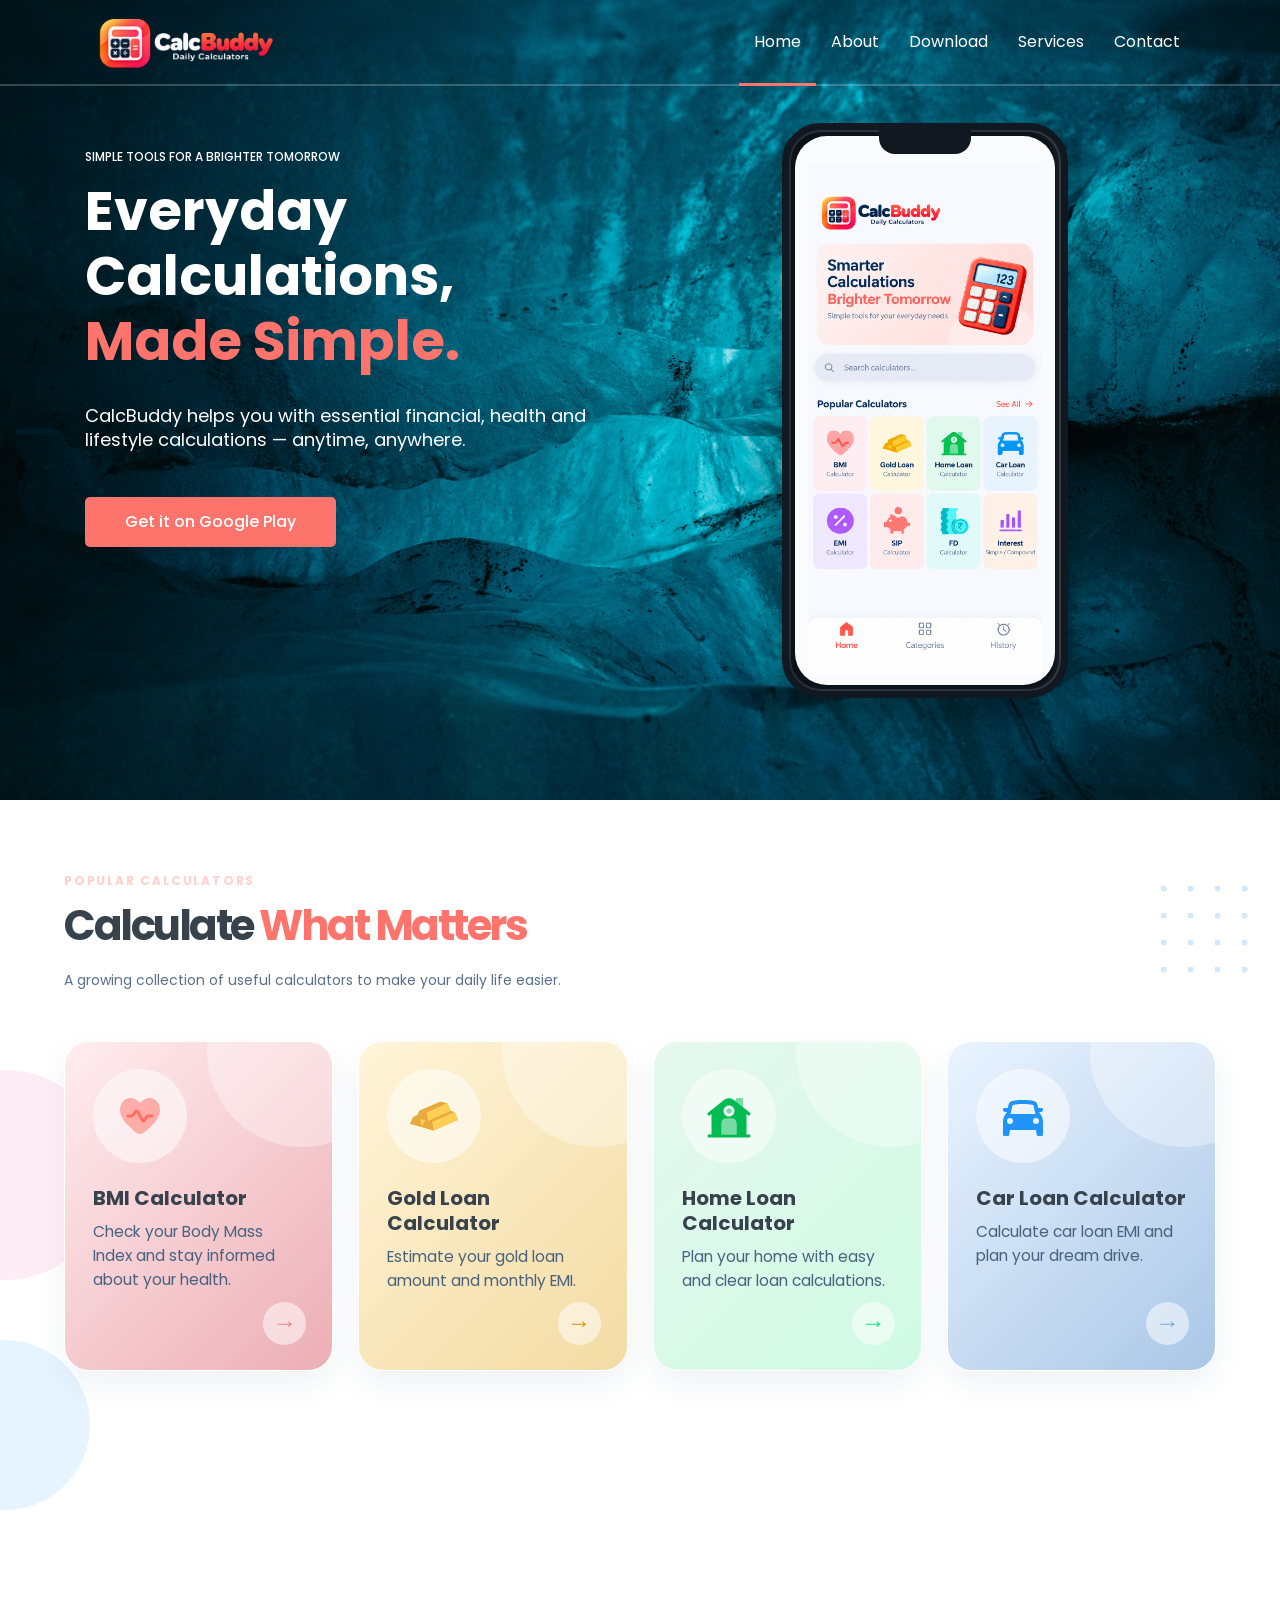
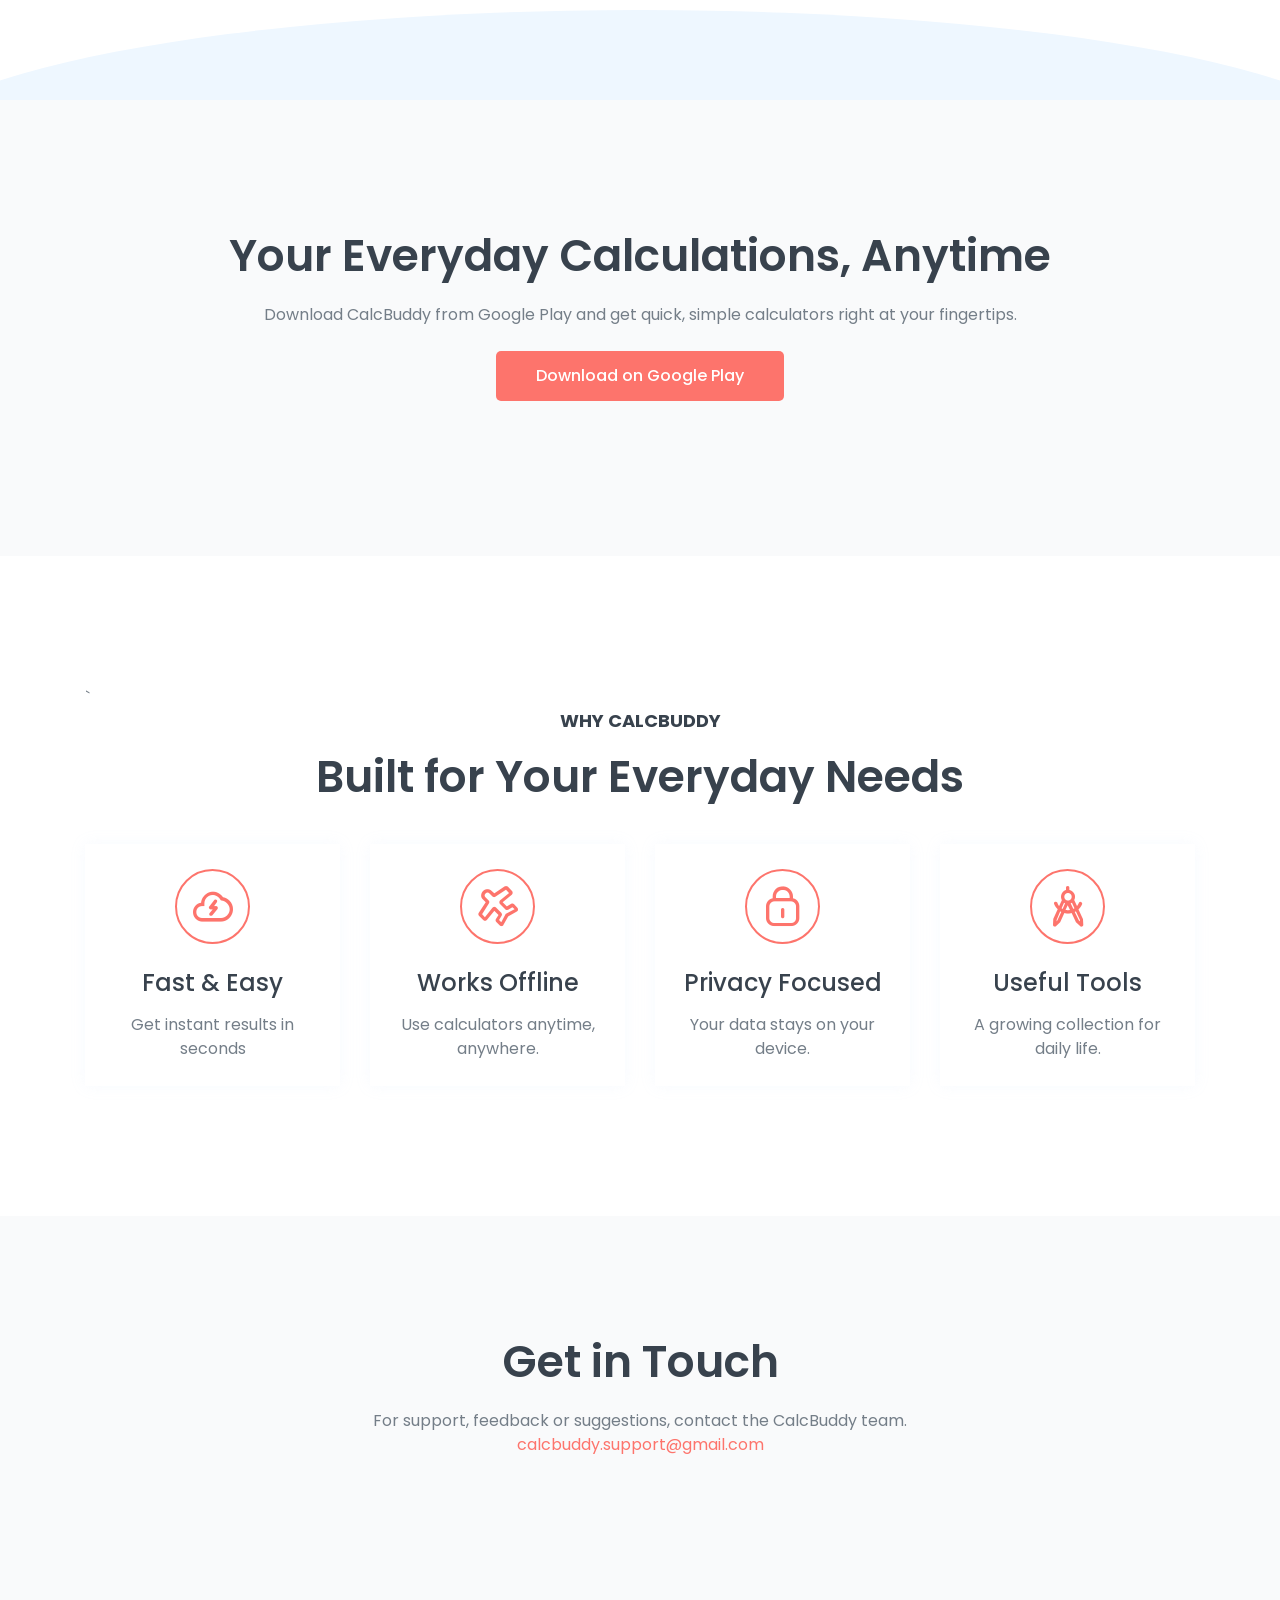
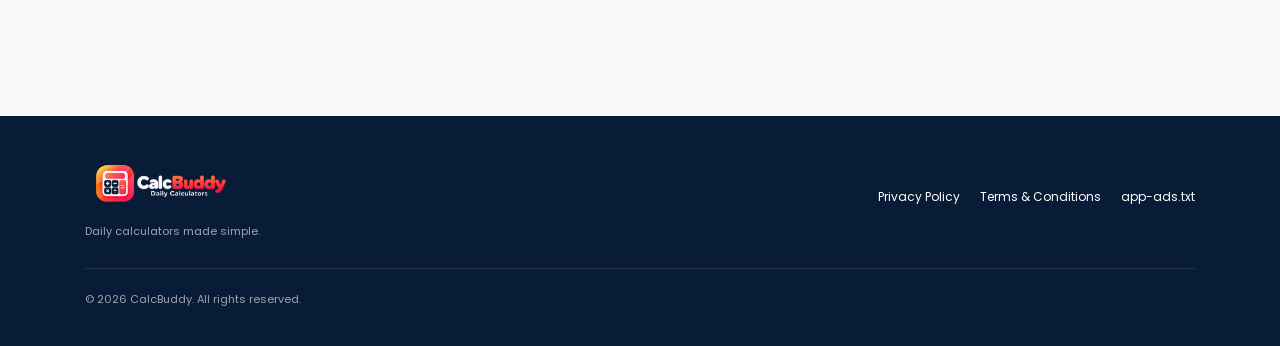
<file: index.html>
<!doctype html>
<html class="no-js" lang="en">

<head>
    <meta charset="utf-8">

    <!--====== Title ======-->
    <meta name="description" content="CalcBuddy - Simple everyday calculators for finance, health and lifestyle." />
  <title>CalcBuddy – Daily Calculators</title>

  
    <meta name="viewport" content="width=device-width, initial-scale=1">

    <!--====== Favicon Icon ======-->
    <link rel="shortcut icon" href="assets/images/favicon.ico?v=1.0" type="image/png">


    <!--====== Animate CSS ======-->
    <link rel="stylesheet" href="assets/css/animate.css">

    <!--====== Nice Select CSS ======-->
    <link rel="stylesheet" href="assets/css/nice-select.css">


    <!--====== Line Icons CSS ======-->
    <link rel="stylesheet" href="assets/css/LineIcons.2.0.css">

    <!--====== Bootstrap CSS ======-->
    <link rel="stylesheet" href="assets/css/bootstrap.4.5.2.min.css">

    <!--====== Default CSS ======-->
    <link rel="stylesheet" href="assets/css/default.css">

    <!--====== Style CSS ======-->
    <link rel="stylesheet" href="assets/css/style.css">

</head>

<body>
    <!--[if IE]>
    <p class="browserupgrade">You are using an <strong>outdated</strong> browser. Please <a href="https://browsehappy.com/">upgrade your browser</a> to improve your experience and security.</p>
  <![endif]-->

    <!--====== PRELOADER PART START ======-->

    <div class="preloader">
        <div class="loader">
            <div class="ytp-spinner">
                <div class="ytp-spinner-container">
                    <div class="ytp-spinner-rotator">
                        <div class="ytp-spinner-left">
                            <div class="ytp-spinner-circle"></div>
                        </div>
                        <div class="ytp-spinner-right">
                            <div class="ytp-spinner-circle"></div>
                        </div>
                    </div>
                </div>
            </div>
        </div>
    </div>

    <!--====== PRELOADER PART ENDS ======-->

    <!--====== HEADER PART START ======-->

    <section class="header_area">
        <div class="header_navbar">
            <div class="container">
                <div class="row">
                    <div class="col-lg-12">
                        <nav class="navbar navbar-expand-lg">
                            <a class="navbar-brand" href="index.html">
                                <img src="assets/images/calc_buddy_header.png" alt="Logo" class="logo">
                            </a>
                            <button class="navbar-toggler" type="button" data-toggle="collapse"
                                data-target="#navbarSupportedContent" aria-controls="navbarSupportedContent"
                                aria-expanded="false" aria-label="Toggle navigation">
                                <span class="toggler-icon"></span>
                                <span class="toggler-icon"></span>
                                <span class="toggler-icon"></span>
                            </button>

                            <div class="collapse navbar-collapse sub-menu-bar" id="navbarSupportedContent">
                                <ul id="nav" class="navbar-nav ml-auto">
                                    <li class="nav-item active">
                                        <a class="page-scroll" href="#home">Home</a>
                                    </li>
                                    <li class="nav-item">
                                        <a class="page-scroll" href="#about">About</a>
                                    </li>
                                    <li class="nav-item">
                                        <a class="page-scroll" href="#packges">Download </a>
                                    </li>
                                    <li class="nav-item">
                                        <a class="page-scroll" href="#services">Services</a>
                                    </li>

                                    <li class="nav-item">
                                        <a class="page-scroll" href="#contact">Contact</a>
                                    </li>
                                </ul>
                            </div> <!-- navbar collapse -->
                        </nav> <!-- navbar -->
                    </div>
                </div> <!-- row -->
            </div> <!-- container -->
        </div> <!-- header navbar -->

        <div id="home" class="header_slider">
            <div class="single_slider bg_cover d-flex" style="background-image: url(assets/images/hero-area.jpg)">
                <div class="container">
                    <div class="row">
                        <div class="col-lg-6 col-md-8">
                            <div class="slider_content">
                                <h6 class="slider_subtitle wow fadeInLeftBig" data-wow-duration="1.3s"
                                    data-wow-delay="0.2s">SIMPLE TOOLS FOR A BRIGHTER TOMORROW</h6>
                                <h2 class="slider_title wow fadeInLeftBig" data-wow-duration="1.3s"
                                    data-wow-delay="0.2s">Everyday Calculations,<span> Made Simple.</span></h2>
                                <p class="wow fadeInLeftBig" data-wow-duration="1.3s" data-wow-delay="0.5s">CalcBuddy
                                    helps you with essential financial, health and lifestyle calculations — anytime,
                                    anywhere.</p>
                                <a href="javascript:void(0)" class="main-btn wow fadeInLeftBig" data-wow-duration="1.3s"
                                    data-wow-delay="0.8s">Get it on Google Play</a>
                            </div> <!-- slider content -->
                        </div>
                        <div class="col-lg-6 col-md-8">
                            <div class="phone-area" id="screenshots">
                                <div class="phone-shadow"></div>
                                <div class="phone">
                                    <div class="phone-notch"></div>
                                    <div class="phone-screen">
                                        <img src="assets/images/home_sceen_shot.png" alt="Logo" class="screenshot">
                                    </div>
                                </div>
                            </div>
                        </div>
                    </div> <!-- row -->
                </div> <!-- container -->
            </div> <!-- single slider -->
        </div> <!-- header slider -->
    </section>

    <!--====== HEADER PART ENDS ======-->

    <!--====== ABOUT PART START ======-->

    <section id="about" class="about_area">
        <div class="about_wrapper"> <!-- about image -->
            <div class="page">
  <div class="blob pink"></div><div class="blob blue"></div><div class="dots"></div>
  <section>
    <div class="copy">
      <div class="eyebrow">POPULAR CALCULATORS</div>
      <h1>Calculate <span>What Matters</span></h1>
      <p>A growing collection of useful calculators to make your daily life easier.</p>
    </div>



    <div class="grid">
      <a class="card bmi" href="#">
        <div class="icon">
             <img src="assets/images/bmi_icon.svg" alt="Logo" class="app-icons"></div><h2>BMI Calculator</h2>
        <p>Check your Body Mass Index and stay informed about your health.</p><span class="arrow">→</span>
      </a>
      <a class="card gold" href="#">
        <div class="icon goldicon">
             <img src="assets/images/gold_loan_icon.svg" alt="Logo" class="app-icons">
        </div><h2>Gold Loan Calculator</h2>
        <p>Estimate your gold loan amount and monthly EMI.</p><span class="arrow">→</span>
      </a>
      <a class="card home" href="#">
        <div class="icon house">
            <img src="assets/images/home_loan_icon.svg" alt="Logo" class="app-icons">
        </div><h2>Home Loan Calculator</h2>
        <p>Plan your home with easy and clear loan calculations.</p><span class="arrow">→</span>
      </a>
      <a class="card car" href="#">
        <div class="icon caricon">
            <img src="assets/images/car_loan_icon.svg" alt="Logo" class="app-icons">
        </div><h2>Car Loan Calculator</h2>
        <p>Calculate car loan EMI and plan your dream drive.</p><span class="arrow">→</span>
      </a>
    </div>
  </section>
</main>

            <!-- container -->
        </div> <!-- about wrapper -->
    </section>

    <!--====== ABOUT PART ENDS ======-->

    <!--====== DESTINATION PART START ======-->

    <section id="packges" class="destination_area pt-130 pb-130">

        <div class="section_title text-center pb-25">
            <h3 class="title">Your Everyday Calculations, Anytime</h3>
            <p>Download CalcBuddy from Google Play and get quick, simple calculators right at your fingertips.</p></br>
            <a href="#" target="_blank" rel="nofollow" class="main-btn">Download on Google Play</a>

        </div> <!-- section title -->

    </section>

    <!--====== DESTINATION PART ENDS ======-->

    <!--====== SERVICES PART START ======-->

    <section id="services" class="services_area pt-130 pb-130">
        <div class="container">`
            <div class="row justify-content-center">
                <div class="col-lg-12">
                    <div class="section_title text-center pb-10">
                          <h5>WHY CALCBUDDY </p>
                        <h3 class="title">Built for Your Everyday Needs</h3>
                      
                    </div> <!-- section title -->
                </div>
            </div> <!-- row -->
            <div class="row">
                <div class="col-lg-3 col-sm-6">
                    <div class="single_service mt-30 text-center wow fadeInUpBig" data-wow-duration="1.3s"
                        data-wow-delay="0.2s">
                        <div class="services_icon">
                            <i class="lni lni-thunder-alt"></i>
                        </div>
                         <div class="services_content">
                            <h4 class="title">Fast & Easy</h4>
                            <p>Get instant results in seconds</p>
                        </div>
                    </div> <!-- single service -->
                </div>
                <div class="col-lg-3 col-sm-6">
                    <div class="single_service mt-30 text-center wow fadeInUpBig" data-wow-duration="1.3s"
                        data-wow-delay="0.4s">
                        <div class="services_icon">
                            <i class="lni lni-plane"></i>
                        </div>
                        <div class="services_content">
                            <h4 class="title">Works Offline</h4>
                            <p>Use calculators anytime, anywhere.</p>
                        </div>
                    </div> <!-- single service -->
                </div>
                <div class="col-lg-3 col-sm-6">
                    <div class="single_service mt-30 text-center wow fadeInUpBig" data-wow-duration="1.3s"
                        data-wow-delay="0.6s">
                        <div class="services_icon">
                            <i class="lni lni-lock-alt"></i>
                        </div>
                        <div class="services_content">
                            <h4 class="title">Privacy Focused</h4>
                            <p>Your data stays on your device.</p>
                        </div>
                    </div> <!-- single service -->
                </div>
                <div class="col-lg-3 col-sm-6">
                    <div class="single_service mt-30 text-center wow fadeInUpBig" data-wow-duration="1.3s"
                        data-wow-delay="0.8s">
                        <div class="services_icon">
                            <i class="lni lni-compass"></i>
                        </div>
                        <div class="services_content">
                            <h4 class="title">Useful Tools</h4>
                            <p>A growing collection for daily life.</p>
                        </div>
                    </div> <!-- single service -->
                </div>
            </div> <!-- row -->
        </div> <!-- container -->
    </section>

    <!--====== SERVICES PART ENDS ======-->







    <!--====== CONTACT PART START ======-->

    <section id="contact" class="contact_area pt-120 pb-130">
        <div class="container">
            <div class="row justify-content-center">
                <div class="col-lg-6">
                    <div class="section_title text-center pb-25">
                        <h3 class="title">Get in Touch</h3>
                        <p>For support, feedback or suggestions, contact the CalcBuddy team. </p>
                        <a class="contact-email" href="mailto:calcbuddy.support@gmail.com">calcbuddy.support@gmail.com</a>
                    </div> <!-- section title -->
                </div>
                 
            </div> <!-- row -->
           
        </div> <!-- container -->
    </section>

    <!--====== CONTACT PART ENDS ======-->

    <!--====== FOOTER PART START ======-->
  <footer  id="footer" class="footer_area">
    <div class="container footer-wrap">
      <div>
        <div class="footer-brand">
            <a href="#"><img src="assets/images/calc_buddy_header.png" alt="logo" class="footer-logo"></a>
        </div>
        <p>Daily calculators made simple.</p>
      </div>
      <div class="footer-links">
        <a href="privacy-policy.html">Privacy Policy</a>
        <a href="terms-and-conditions.html">Terms & Conditions</a>
        <a href="app-ads.txt">app-ads.txt</a>
      </div>
      <p class="copyright">© <span class="copyright-year"></span> CalcBuddy. All rights reserved.</p>
    </div>
  </footer>
  

    <!--====== FOOTER PART ENDS ======-->

    <!--====== BACK TOP TOP PART START ======-->

    <a href="#" class="back-to-top"><i class="lni lni-chevron-up"></i></a>

    <!--====== BACK TOP TOP PART ENDS ======-->






    <!--====== Jquery js ======-->
    <script src="assets/js/vendor/jquery-1.12.4.min.js"></script>
    <script src="assets/js/vendor/modernizr-3.7.1.min.js"></script>

    <!--====== Bootstrap js ======-->
    <script src="assets/js/popper.min.js"></script>
    <script src="assets/js/bootstrap.4.5.2.min.js"></script>


    <!--====== Scrolling Nav js ======-->
    <script src="assets/js/jquery.easing.min.js"></script>
    <script src="assets/js/scrolling-nav.js"></script>

    <!--====== Counter Up js ======-->
    <script src="assets/js/waypoints.min.js"></script>
    <script src="assets/js/jquery.counterup.min.js"></script>

    <!--====== Nice Select js ======-->
    <script src="assets/js/jquery.nice-select.min.js"></script>

    <!--====== WOW js ======-->
    <script src="assets/js/wow.min.js"></script>

    <!--====== Main js ======-->
    <script src="assets/js/main.js"></script>

</body>

</html>
</file>
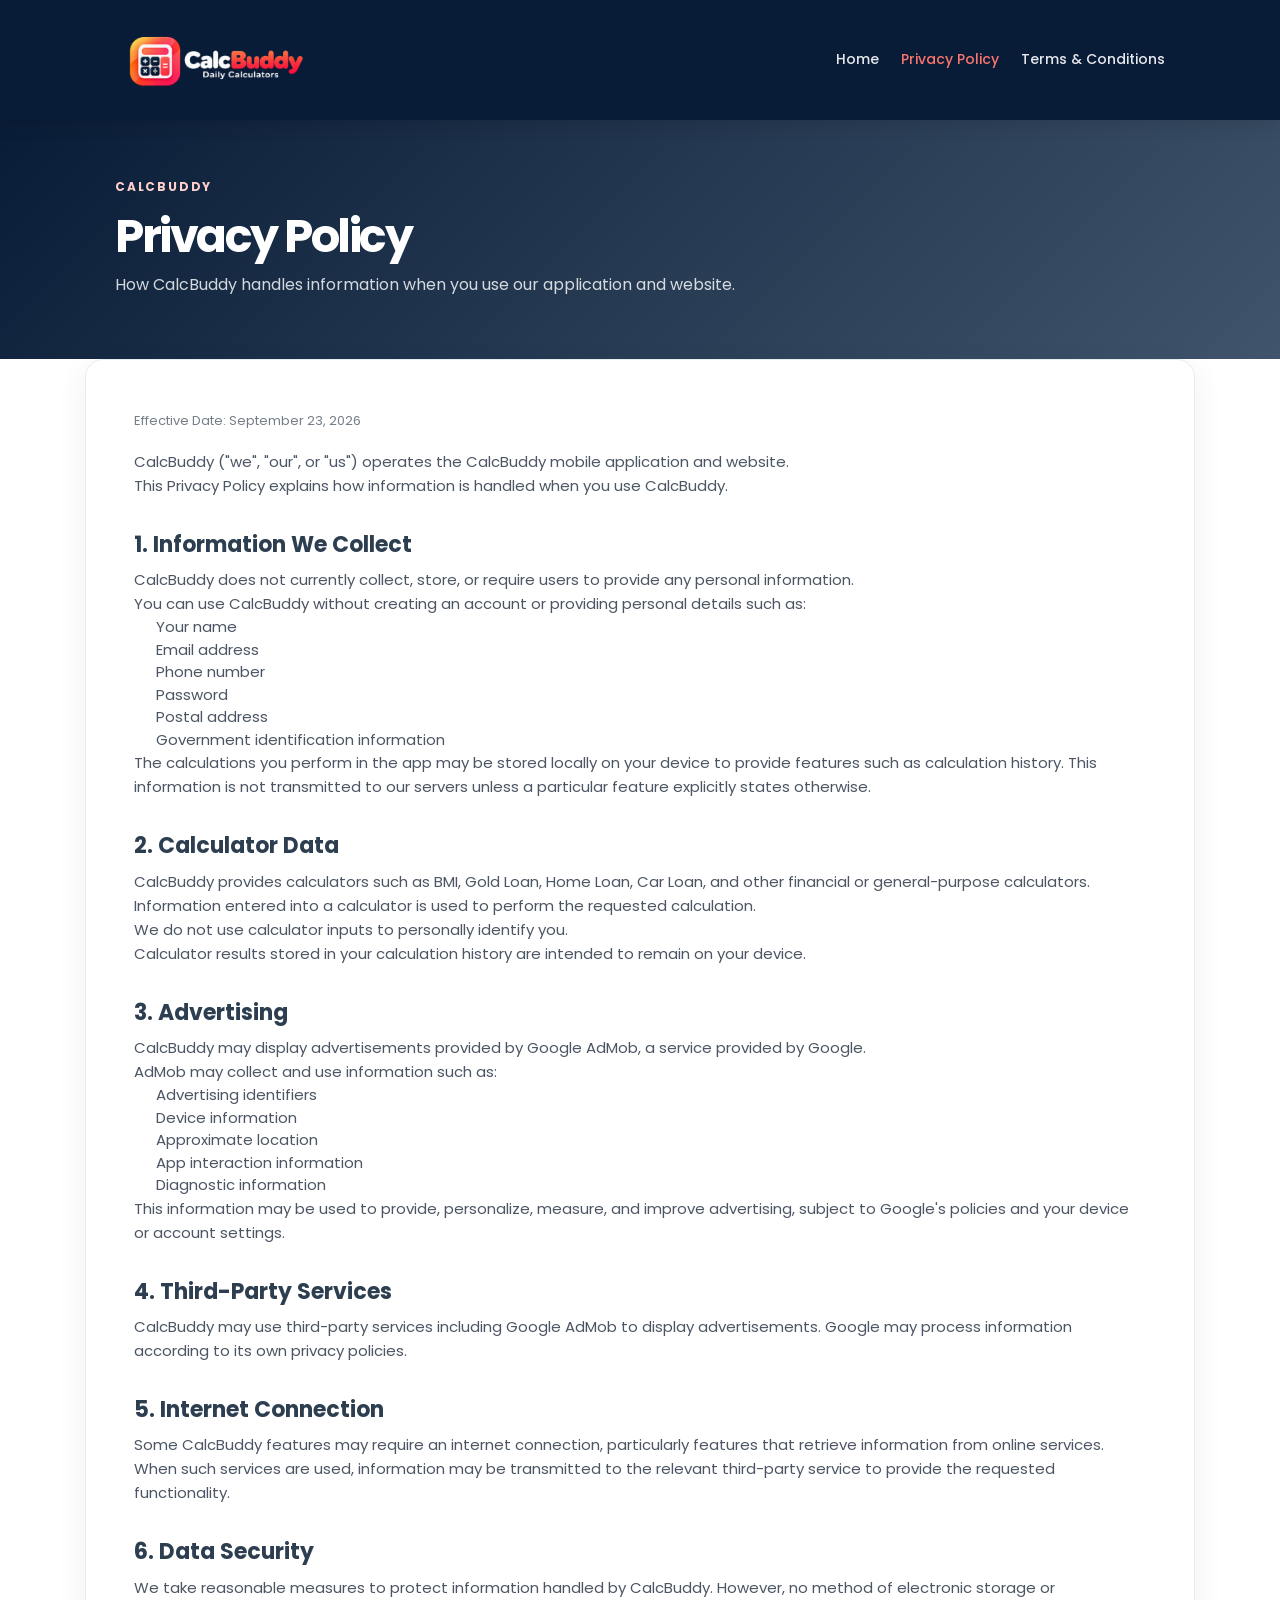
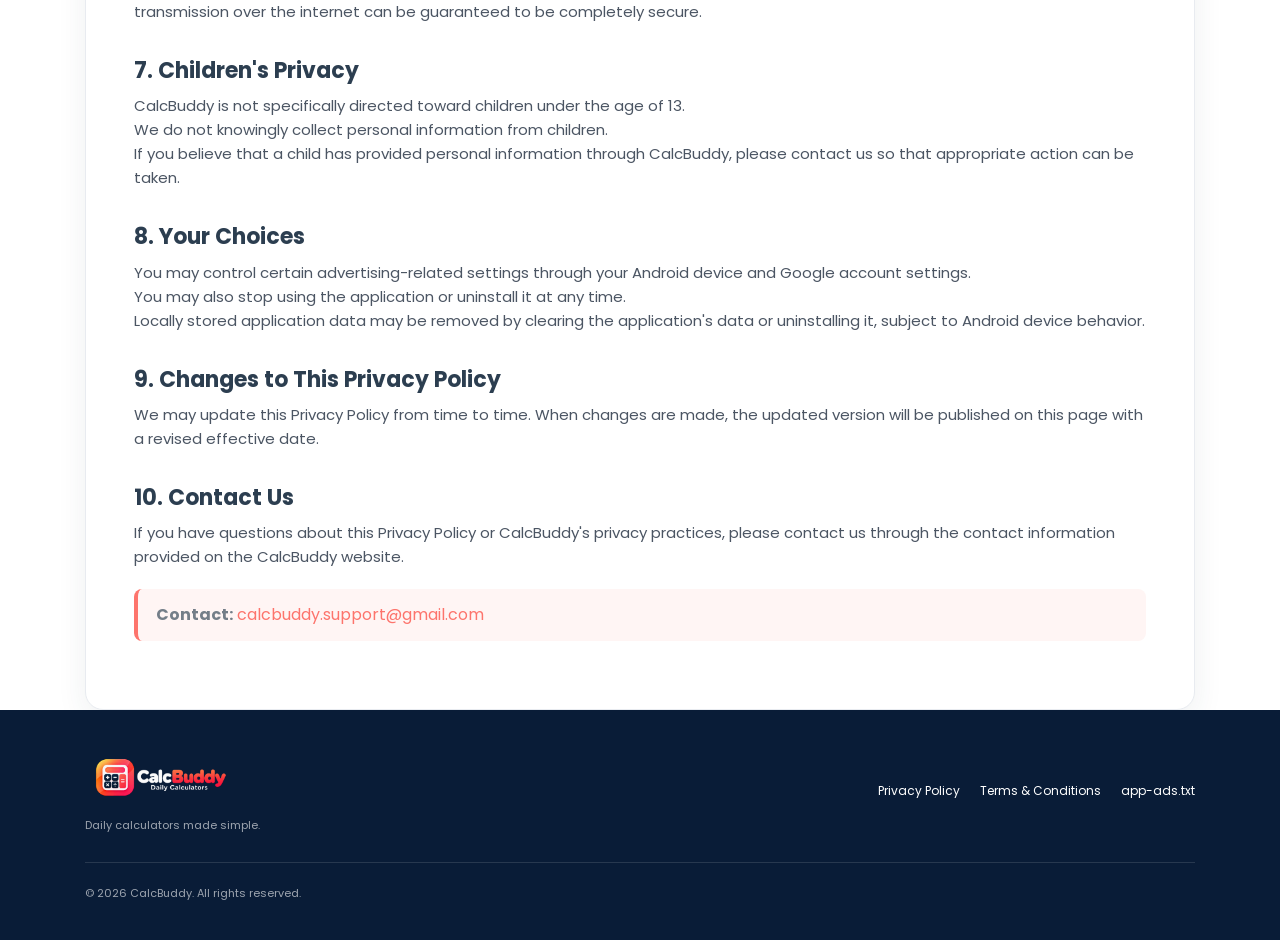
<file: privacy-policy.html>
<!doctype html>
<html class="no-js" lang="en">

<head>
    <meta charset="utf-8">

    <!--====== Title ======-->
  <meta name="description" content="CalcBuddy Privacy Policy">
  <title>Privacy Policy | CalcBuddy</title>

  
    <meta name="viewport" content="width=device-width, initial-scale=1">

    <!--====== Favicon Icon ======-->
    <link rel="shortcut icon" href="assets/images/favicon.ico?v=1.0" type="image/png">


    <!--====== Animate CSS ======-->
    <link rel="stylesheet" href="assets/css/animate.css">

    <!--====== Nice Select CSS ======-->
    <link rel="stylesheet" href="assets/css/nice-select.css">


    <!--====== Line Icons CSS ======-->
    <link rel="stylesheet" href="assets/css/LineIcons.2.0.css">

    <!--====== Bootstrap CSS ======-->
    <link rel="stylesheet" href="assets/css/bootstrap.4.5.2.min.css">

    <!--====== Default CSS ======-->
    <link rel="stylesheet" href="assets/css/default.css">

    <!--====== Style CSS ======-->
    <link rel="stylesheet" href="assets/css/style.css">

</head>


<body>
    <!--[if IE]>
    <p class="browserupgrade">You are using an <strong>outdated</strong> browser. Please <a href="https://browsehappy.com/">upgrade your browser</a> to improve your experience and security.</p>
  <![endif]-->

    <!--====== PRELOADER PART START ======-->

    <div class="preloader">
        <div class="loader">
            <div class="ytp-spinner">
                <div class="ytp-spinner-container">
                    <div class="ytp-spinner-rotator">
                        <div class="ytp-spinner-left">
                            <div class="ytp-spinner-circle"></div>
                        </div>
                        <div class="ytp-spinner-right">
                            <div class="ytp-spinner-circle"></div>
                        </div>
                    </div>
                </div>
            </div>
        </div>
    </div>

    <!--====== PRELOADER PART ENDS ======-->

    <!--====== HEADER PART START ======-->

<header class="site-header">
  <div class="header-inner">
     <a class="navbar-brand" href="index.html">
                                <img src="assets/images/calc_buddy_header.png" alt="Logo" class="logo">
                            </a>
   
    <nav class="nav" aria-label="Main navigation">
      <a href="index.html">Home</a>
      <a href="privacy-policy.html" class="active">Privacy Policy</a>
      <a href="terms-and-conditions.html">Terms &amp; Conditions</a>
    </nav>
  </div>
</header>

    <!--====== HEADER PART ENDS ======-->



<section class="hero">
  <div class="hero-inner">
    <div class="eyebrow">CalcBuddy</div>
    <h1>Privacy Policy</h1>
    <p>How CalcBuddy handles information when you use our application and website.</p>
  </div>
</section>

<main class="container">
  <article class="content-card">
    <span class="date">Effective Date: September 23, 2026</span>

    <p>CalcBuddy ("we", "our", or "us") operates the CalcBuddy mobile application and website.</p>
    <p>This Privacy Policy explains how information is handled when you use CalcBuddy.</p>

    <h2>1. Information We Collect</h2>
    <p>CalcBuddy does not currently collect, store, or require users to provide any personal information.</p>
    <p>You can use CalcBuddy without creating an account or providing personal details such as:</p>
    <ul>
      <li>Your name</li>
      <li>Email address</li>
      <li>Phone number</li>
      <li>Password</li>
      <li>Postal address</li>
      <li>Government identification information</li>
    </ul>
    <p>The calculations you perform in the app may be stored locally on your device to provide features such as calculation history. This information is not transmitted to our servers unless a particular feature explicitly states otherwise.</p>

    <h2>2. Calculator Data</h2>
    <p>CalcBuddy provides calculators such as BMI, Gold Loan, Home Loan, Car Loan, and other financial or general-purpose calculators.</p>
    <p>Information entered into a calculator is used to perform the requested calculation.</p>
    <p>We do not use calculator inputs to personally identify you.</p>
    <p>Calculator results stored in your calculation history are intended to remain on your device.</p>

    <h2>3. Advertising</h2>
    <p>CalcBuddy may display advertisements provided by Google AdMob, a service provided by Google.</p>
    <p>AdMob may collect and use information such as:</p>
    <ul>
      <li>Advertising identifiers</li>
      <li>Device information</li>
      <li>Approximate location</li>
      <li>App interaction information</li>
      <li>Diagnostic information</li>
    </ul>
    <p>This information may be used to provide, personalize, measure, and improve advertising, subject to Google's policies and your device or account settings.</p>

    <h2>4. Third-Party Services</h2>
    <p>CalcBuddy may use third-party services including Google AdMob to display advertisements. Google may process information according to its own privacy policies.</p>

    <h2>5. Internet Connection</h2>
    <p>Some CalcBuddy features may require an internet connection, particularly features that retrieve information from online services.</p>
    <p>When such services are used, information may be transmitted to the relevant third-party service to provide the requested functionality.</p>

    <h2>6. Data Security</h2>
    <p>We take reasonable measures to protect information handled by CalcBuddy. However, no method of electronic storage or transmission over the internet can be guaranteed to be completely secure.</p>

    <h2>7. Children's Privacy</h2>
    <p>CalcBuddy is not specifically directed toward children under the age of 13.</p>
    <p>We do not knowingly collect personal information from children.</p>
    <p>If you believe that a child has provided personal information through CalcBuddy, please contact us so that appropriate action can be taken.</p>

    <h2>8. Your Choices</h2>
    <p>You may control certain advertising-related settings through your Android device and Google account settings.</p>
    <p>You may also stop using the application or uninstall it at any time.</p>
    <p>Locally stored application data may be removed by clearing the application's data or uninstalling it, subject to Android device behavior.</p>

    <h2>9. Changes to This Privacy Policy</h2>
    <p>We may update this Privacy Policy from time to time. When changes are made, the updated version will be published on this page with a revised effective date.</p>

    <h2>10. Contact Us</h2>
    <p>If you have questions about this Privacy Policy or CalcBuddy's privacy practices, please contact us through the contact information provided on the CalcBuddy website.</p>

    <div class="notice">
      <strong>Contact:</strong><a class="contact-email" href="mailto:calcbuddy.support@gmail.com">calcbuddy.support@gmail.com</a>
    </div>
  </article>
</main>

    <!--====== FOOTER PART START ======-->
  <footer  id="footer" class="footer_area">
    <div class="container footer-wrap">
      <div>
        <div class="footer-brand">
            <a href="#"><img src="assets/images/calc_buddy_header.png" alt="logo" class="footer-logo"></a>
        </div>
        <p>Daily calculators made simple.</p>
      </div>
      <div class="footer-links">
        <a href="privacy-policy.html">Privacy Policy</a>
        <a href="terms-and-conditions.html">Terms & Conditions</a>
        <a href="app-ads.txt">app-ads.txt</a>
      </div>
      <p class="copyright">© <span class="copyright-year"></span> CalcBuddy. All rights reserved.</p>
    </div>
  </footer>
  

    <!--====== FOOTER PART ENDS ======-->

    <!--====== BACK TOP TOP PART START ======-->

    <a href="#" class="back-to-top"><i class="lni lni-chevron-up"></i></a>

    <!--====== BACK TOP TOP PART ENDS ======-->






    <!--====== Jquery js ======-->
    <script src="assets/js/vendor/jquery-1.12.4.min.js"></script>
    <script src="assets/js/vendor/modernizr-3.7.1.min.js"></script>

    <!--====== Bootstrap js ======-->
    <script src="assets/js/popper.min.js"></script>
    <script src="assets/js/bootstrap.4.5.2.min.js"></script>


    <!--====== Scrolling Nav js ======-->
    <script src="assets/js/jquery.easing.min.js"></script>
    <script src="assets/js/scrolling-nav.js"></script>

    <!--====== Counter Up js ======-->
    <script src="assets/js/waypoints.min.js"></script>
    <script src="assets/js/jquery.counterup.min.js"></script>

    <!--====== Nice Select js ======-->
    <script src="assets/js/jquery.nice-select.min.js"></script>

    <!--====== WOW js ======-->
    <script src="assets/js/wow.min.js"></script>

    <!--====== Main js ======-->
    <script src="assets/js/main.js"></script>
</body>
</html>
</file>
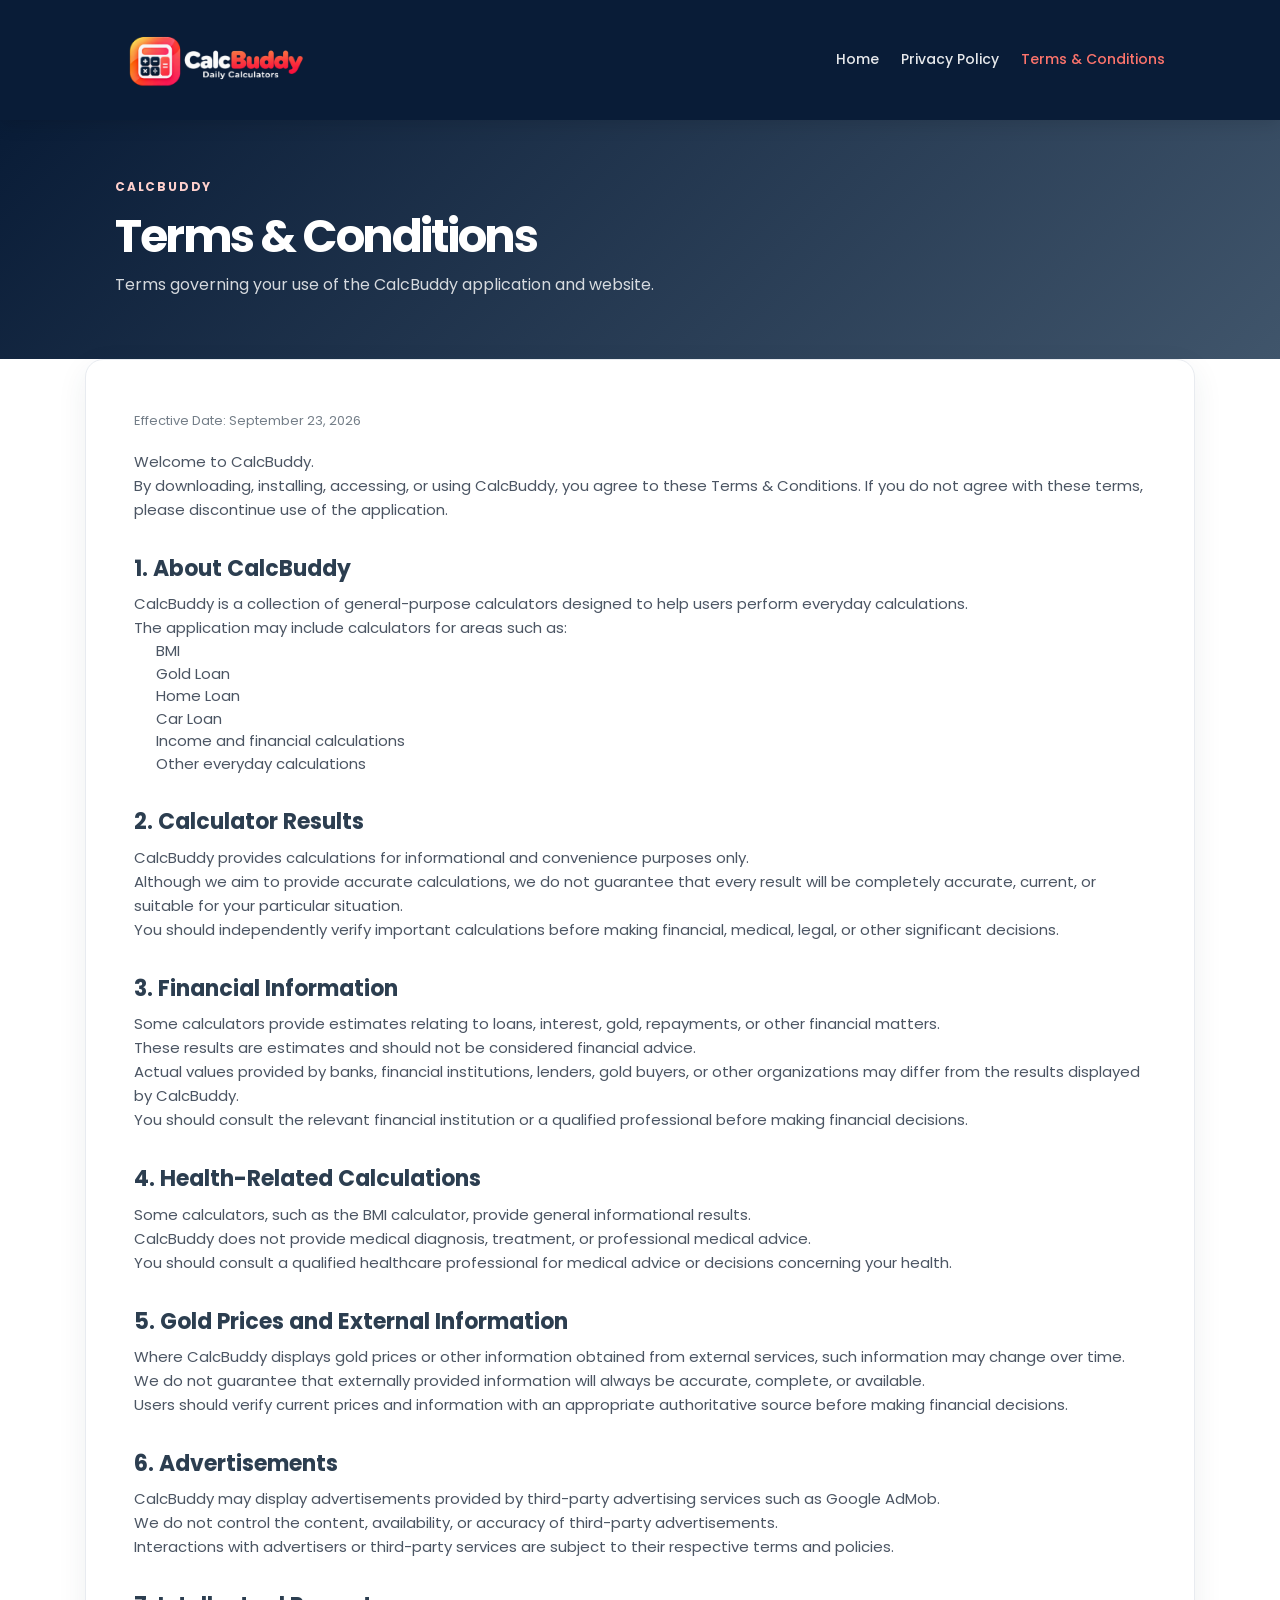
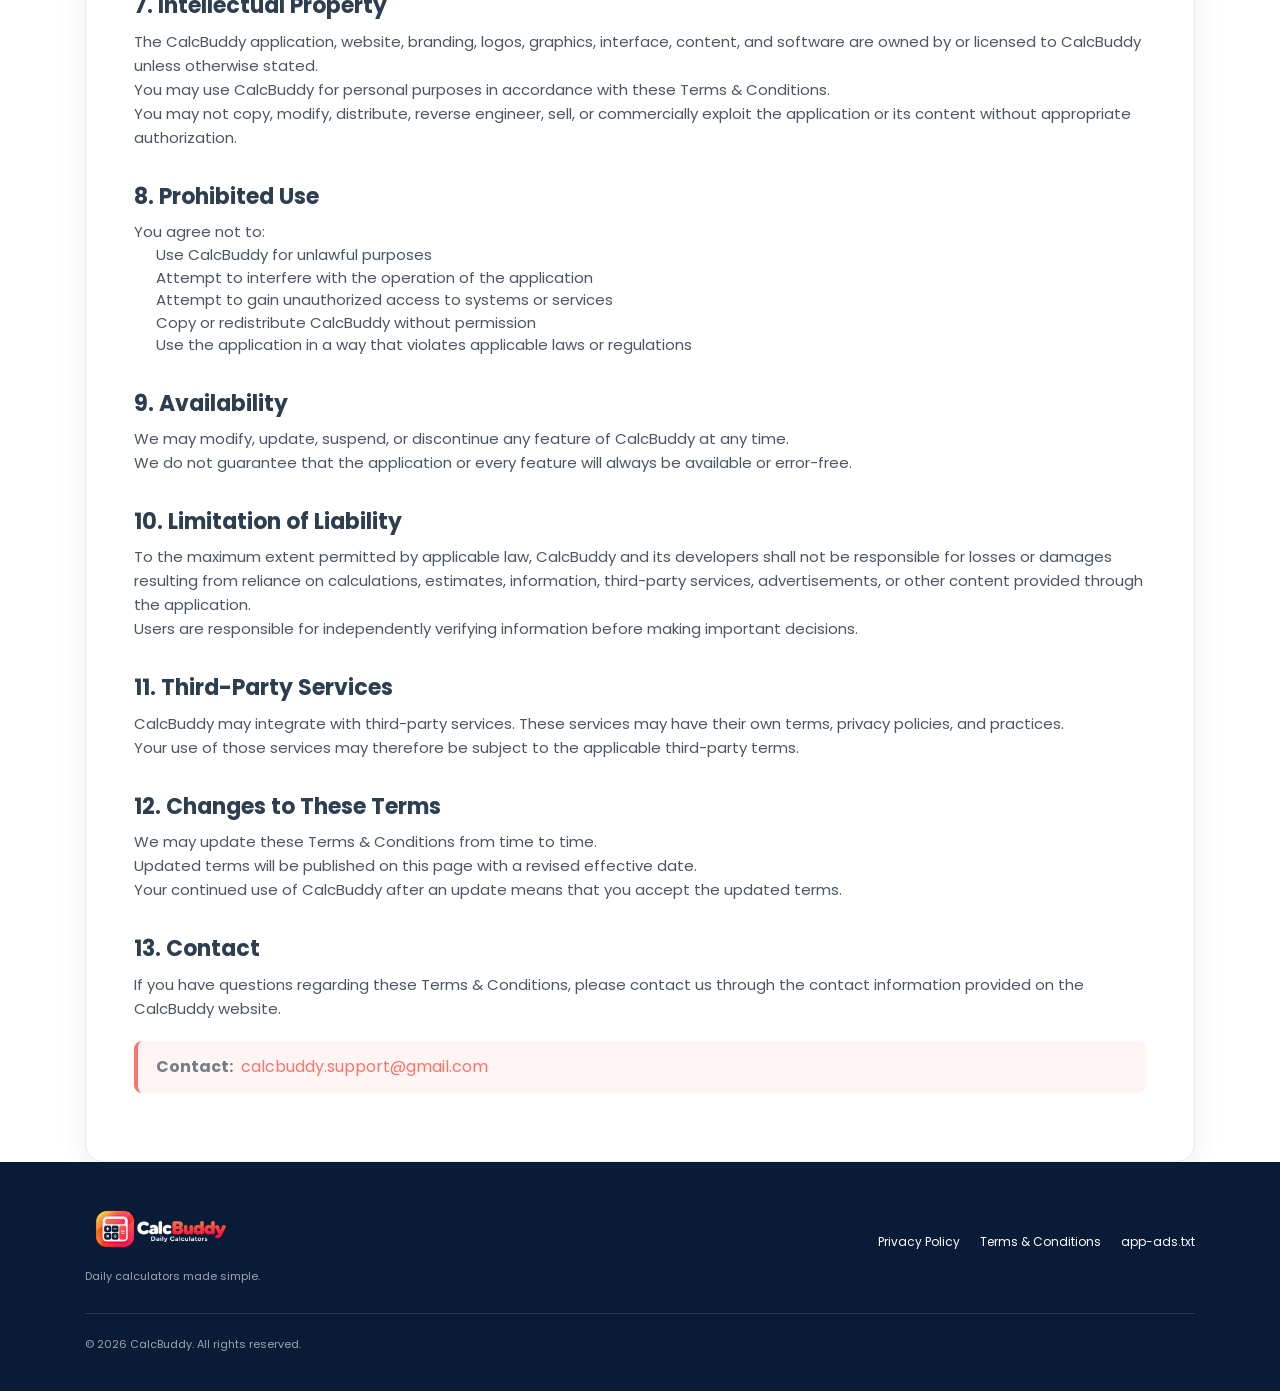
<file: terms-and-conditions.html>
<!doctype html>
<html class="no-js" lang="en">

<head>
    <meta charset="utf-8">

    <!--====== Title ======-->
  <meta name="description" content="CalcBuddy Privacy Policy">
  <title>Privacy Policy | CalcBuddy</title>

  
    <meta name="viewport" content="width=device-width, initial-scale=1">

    <!--====== Favicon Icon ======-->
    <link rel="shortcut icon" href="assets/images/favicon.ico?v=1.0" type="image/png">


    <!--====== Animate CSS ======-->
    <link rel="stylesheet" href="assets/css/animate.css">

    <!--====== Nice Select CSS ======-->
    <link rel="stylesheet" href="assets/css/nice-select.css">


    <!--====== Line Icons CSS ======-->
    <link rel="stylesheet" href="assets/css/LineIcons.2.0.css">

    <!--====== Bootstrap CSS ======-->
    <link rel="stylesheet" href="assets/css/bootstrap.4.5.2.min.css">

    <!--====== Default CSS ======-->
    <link rel="stylesheet" href="assets/css/default.css">

    <!--====== Style CSS ======-->
    <link rel="stylesheet" href="assets/css/style.css">

</head>
<body>
    <!--[if IE]>
    <p class="browserupgrade">You are using an <strong>outdated</strong> browser. Please <a href="https://browsehappy.com/">upgrade your browser</a> to improve your experience and security.</p>
  <![endif]-->

    <!--====== PRELOADER PART START ======-->

    <div class="preloader">
        <div class="loader">
            <div class="ytp-spinner">
                <div class="ytp-spinner-container">
                    <div class="ytp-spinner-rotator">
                        <div class="ytp-spinner-left">
                            <div class="ytp-spinner-circle"></div>
                        </div>
                        <div class="ytp-spinner-right">
                            <div class="ytp-spinner-circle"></div>
                        </div>
                    </div>
                </div>
            </div>
        </div>
    </div>

    <!--====== PRELOADER PART ENDS ======-->

    <!--====== HEADER PART START ======-->

<header class="site-header">
  <div class="header-inner">
     <a class="navbar-brand" href="index.html">
                                <img src="assets/images/calc_buddy_header.png" alt="Logo" class="logo">
                            </a>
   
    <nav class="nav" aria-label="Main navigation">
      <a href="index.html">Home</a>
      <a href="privacy-policy.html">Privacy Policy</a>
      <a href="terms-and-conditions.html"  class="active">Terms &amp; Conditions</a>
    </nav>
  </div>
</header>

    <!--====== HEADER PART ENDS ======-->

<section class="hero">
  <div class="hero-inner">
    <div class="eyebrow">CalcBuddy</div>
    <h1>Terms &amp; Conditions</h1>
    <p>Terms governing your use of the CalcBuddy application and website.</p>
  </div>
</section>

<main class="container">
  <article class="content-card">
    <span class="date">Effective Date: September 23, 2026</span>

    <p>Welcome to CalcBuddy.</p>
    <p>By downloading, installing, accessing, or using CalcBuddy, you agree to these Terms &amp; Conditions. If you do not agree with these terms, please discontinue use of the application.</p>

    <h2>1. About CalcBuddy</h2>
    <p>CalcBuddy is a collection of general-purpose calculators designed to help users perform everyday calculations.</p>
    <p>The application may include calculators for areas such as:</p>
    <ul>
      <li>BMI</li>
      <li>Gold Loan</li>
      <li>Home Loan</li>
      <li>Car Loan</li>
      <li>Income and financial calculations</li>
      <li>Other everyday calculations</li>
    </ul>

    <h2>2. Calculator Results</h2>
    <p>CalcBuddy provides calculations for informational and convenience purposes only.</p>
    <p>Although we aim to provide accurate calculations, we do not guarantee that every result will be completely accurate, current, or suitable for your particular situation.</p>
    <p>You should independently verify important calculations before making financial, medical, legal, or other significant decisions.</p>

    <h2>3. Financial Information</h2>
    <p>Some calculators provide estimates relating to loans, interest, gold, repayments, or other financial matters.</p>
    <p>These results are estimates and should not be considered financial advice.</p>
    <p>Actual values provided by banks, financial institutions, lenders, gold buyers, or other organizations may differ from the results displayed by CalcBuddy.</p>
    <p>You should consult the relevant financial institution or a qualified professional before making financial decisions.</p>

    <h2>4. Health-Related Calculations</h2>
    <p>Some calculators, such as the BMI calculator, provide general informational results.</p>
    <p>CalcBuddy does not provide medical diagnosis, treatment, or professional medical advice.</p>
    <p>You should consult a qualified healthcare professional for medical advice or decisions concerning your health.</p>

    <h2>5. Gold Prices and External Information</h2>
    <p>Where CalcBuddy displays gold prices or other information obtained from external services, such information may change over time.</p>
    <p>We do not guarantee that externally provided information will always be accurate, complete, or available.</p>
    <p>Users should verify current prices and information with an appropriate authoritative source before making financial decisions.</p>

    <h2>6. Advertisements</h2>
    <p>CalcBuddy may display advertisements provided by third-party advertising services such as Google AdMob.</p>
    <p>We do not control the content, availability, or accuracy of third-party advertisements.</p>
    <p>Interactions with advertisers or third-party services are subject to their respective terms and policies.</p>

    <h2>7. Intellectual Property</h2>
    <p>The CalcBuddy application, website, branding, logos, graphics, interface, content, and software are owned by or licensed to CalcBuddy unless otherwise stated.</p>
    <p>You may use CalcBuddy for personal purposes in accordance with these Terms &amp; Conditions.</p>
    <p>You may not copy, modify, distribute, reverse engineer, sell, or commercially exploit the application or its content without appropriate authorization.</p>

    <h2>8. Prohibited Use</h2>
    <p>You agree not to:</p>
    <ul>
      <li>Use CalcBuddy for unlawful purposes</li>
      <li>Attempt to interfere with the operation of the application</li>
      <li>Attempt to gain unauthorized access to systems or services</li>
      <li>Copy or redistribute CalcBuddy without permission</li>
      <li>Use the application in a way that violates applicable laws or regulations</li>
    </ul>

    <h2>9. Availability</h2>
    <p>We may modify, update, suspend, or discontinue any feature of CalcBuddy at any time.</p>
    <p>We do not guarantee that the application or every feature will always be available or error-free.</p>

    <h2>10. Limitation of Liability</h2>
    <p>To the maximum extent permitted by applicable law, CalcBuddy and its developers shall not be responsible for losses or damages resulting from reliance on calculations, estimates, information, third-party services, advertisements, or other content provided through the application.</p>
    <p>Users are responsible for independently verifying information before making important decisions.</p>

    <h2>11. Third-Party Services</h2>
    <p>CalcBuddy may integrate with third-party services. These services may have their own terms, privacy policies, and practices.</p>
    <p>Your use of those services may therefore be subject to the applicable third-party terms.</p>

    <h2>12. Changes to These Terms</h2>
    <p>We may update these Terms &amp; Conditions from time to time.</p>
    <p>Updated terms will be published on this page with a revised effective date.</p>
    <p>Your continued use of CalcBuddy after an update means that you accept the updated terms.</p>

    <h2>13. Contact</h2>
    <p>If you have questions regarding these Terms &amp; Conditions, please contact us through the contact information provided on the CalcBuddy website.</p>

    <div class="notice">
      <strong>Contact:</strong> <a class="contact-email" href="mailto:calcbuddy.support@gmail.com">calcbuddy.support@gmail.com</a>
    </div>
  </article>
</main>

<!--====== FOOTER PART START ======-->
  <footer  id="footer" class="footer_area">
    <div class="container footer-wrap">
      <div>
        <div class="footer-brand">
            <a href="#"><img src="assets/images/calc_buddy_header.png" alt="logo" class="footer-logo"></a>
        </div>
        <p>Daily calculators made simple.</p>
      </div>
    <div class="footer-links">
        <a href="privacy-policy.html">Privacy Policy</a>
        <a href="terms-and-conditions.html">Terms & Conditions</a>
        <a href="app-ads.txt">app-ads.txt</a>
      </div>
      <p class="copyright">© <span class="copyright-year"></span> CalcBuddy. All rights reserved.</p>
    </div>
  </footer>
  

    <!--====== FOOTER PART ENDS ======-->

    <!--====== BACK TOP TOP PART START ======-->

    <a href="#" class="back-to-top"><i class="lni lni-chevron-up"></i></a>

    <!--====== BACK TOP TOP PART ENDS ======-->






    <!--====== Jquery js ======-->
    <script src="assets/js/vendor/jquery-1.12.4.min.js"></script>
    <script src="assets/js/vendor/modernizr-3.7.1.min.js"></script>

    <!--====== Bootstrap js ======-->
    <script src="assets/js/popper.min.js"></script>
    <script src="assets/js/bootstrap.4.5.2.min.js"></script>


    <!--====== Scrolling Nav js ======-->
    <script src="assets/js/jquery.easing.min.js"></script>
    <script src="assets/js/scrolling-nav.js"></script>

    <!--====== Counter Up js ======-->
    <script src="assets/js/waypoints.min.js"></script>
    <script src="assets/js/jquery.counterup.min.js"></script>

    <!--====== Nice Select js ======-->
    <script src="assets/js/jquery.nice-select.min.js"></script>

    <!--====== WOW js ======-->
    <script src="assets/js/wow.min.js"></script>

    <!--====== Main js ======-->
    <script src="assets/js/main.js"></script>

</body>
</html>
</file>
<file: assets/css/nice-select.css>
.nice-select {
  -webkit-tap-highlight-color: transparent;
  background-color: #fff;
  border-radius: 5px;
  border: solid 1px #e8e8e8;
  box-sizing: border-box;
  clear: both;
  cursor: pointer;
  display: block;
  float: left;
  font-family: inherit;
  font-size: 14px;
  font-weight: normal;
  height: 42px;
  line-height: 40px;
  outline: none;
  padding-left: 18px;
  padding-right: 30px;
  position: relative;
  text-align: left !important;
  -webkit-transition: all 0.2s ease-in-out;
  transition: all 0.2s ease-in-out;
  -webkit-user-select: none;
     -moz-user-select: none;
      -ms-user-select: none;
          user-select: none;
  white-space: nowrap;
  width: auto; }
  .nice-select:hover {
    border-color: #dbdbdb; }
  .nice-select:active, .nice-select.open, .nice-select:focus {
    border-color: #999; }
  .nice-select:after {
    border-bottom: 2px solid #999;
    border-right: 2px solid #999;
    content: '';
    display: block;
    height: 5px;
    margin-top: -4px;
    pointer-events: none;
    position: absolute;
    right: 12px;
    top: 50%;
    -webkit-transform-origin: 66% 66%;
        -ms-transform-origin: 66% 66%;
            transform-origin: 66% 66%;
    -webkit-transform: rotate(45deg);
        -ms-transform: rotate(45deg);
            transform: rotate(45deg);
    -webkit-transition: all 0.15s ease-in-out;
    transition: all 0.15s ease-in-out;
    width: 5px; }
  .nice-select.open:after {
    -webkit-transform: rotate(-135deg);
        -ms-transform: rotate(-135deg);
            transform: rotate(-135deg); }
  .nice-select.open .list {
    opacity: 1;
    pointer-events: auto;
    -webkit-transform: scale(1) translateY(0);
        -ms-transform: scale(1) translateY(0);
            transform: scale(1) translateY(0); }
  .nice-select.disabled {
    border-color: #ededed;
    color: #999;
    pointer-events: none; }
    .nice-select.disabled:after {
      border-color: #cccccc; }
  .nice-select.wide {
    width: 100%; }
    .nice-select.wide .list {
      left: 0 !important;
      right: 0 !important; }
  .nice-select.right {
    float: right; }
    .nice-select.right .list {
      left: auto;
      right: 0; }
  .nice-select.small {
    font-size: 12px;
    height: 36px;
    line-height: 34px; }
    .nice-select.small:after {
      height: 4px;
      width: 4px; }
    .nice-select.small .option {
      line-height: 34px;
      min-height: 34px; }
  .nice-select .list {
    background-color: #fff;
    border-radius: 5px;
    box-shadow: 0 0 0 1px rgba(68, 68, 68, 0.11);
    box-sizing: border-box;
    margin-top: 4px;
    opacity: 0;
    overflow: hidden;
    padding: 0;
    pointer-events: none;
    position: absolute;
    top: 100%;
    left: 0;
    -webkit-transform-origin: 50% 0;
        -ms-transform-origin: 50% 0;
            transform-origin: 50% 0;
    -webkit-transform: scale(0.75) translateY(-21px);
        -ms-transform: scale(0.75) translateY(-21px);
            transform: scale(0.75) translateY(-21px);
    -webkit-transition: all 0.2s cubic-bezier(0.5, 0, 0, 1.25), opacity 0.15s ease-out;
    transition: all 0.2s cubic-bezier(0.5, 0, 0, 1.25), opacity 0.15s ease-out;
    z-index: 9; }
    .nice-select .list:hover .option:not(:hover) {
      background-color: transparent !important; }
  .nice-select .option {
    cursor: pointer;
    font-weight: 400;
    line-height: 40px;
    list-style: none;
    min-height: 40px;
    outline: none;
    padding-left: 18px;
    padding-right: 29px;
    text-align: left;
    -webkit-transition: all 0.2s;
    transition: all 0.2s; }
    .nice-select .option:hover, .nice-select .option.focus, .nice-select .option.selected.focus {
      background-color: #f6f6f6; }
    .nice-select .option.selected {
      font-weight: bold; }
    .nice-select .option.disabled {
      background-color: transparent;
      color: #999;
      cursor: default; }

.no-csspointerevents .nice-select .list {
  display: none; }

.no-csspointerevents .nice-select.open .list {
  display: block; }
</file>
<file: assets/css/default.css>
/* Deafult Margin & Padding */
/*-- Margin Top --*/
.mt-5 {
	margin-top: 5px;
}
.mt-10 {
	margin-top: 10px;
}
.mt-15 {
	margin-top: 15px;
}
.mt-20 {
	margin-top: 20px;
}
.mt-25 {
	margin-top: 25px;
}
.mt-30 {
	margin-top: 30px;
}
.mt-35 {
	margin-top: 35px;
}
.mt-40 {
	margin-top: 40px;
}
.mt-45 {
	margin-top: 45px;
}
.mt-50 {
	margin-top: 50px;
}
.mt-55 {
	margin-top: 55px;
}
.mt-60 {
	margin-top: 60px;
}
.mt-65 {
	margin-top: 65px;
}
.mt-70 {
	margin-top: 70px;
}
.mt-75 {
	margin-top: 75px;
}
.mt-80 {
	margin-top: 80px;
}
.mt-85 {
	margin-top: 85px;
}
.mt-90 {
	margin-top: 90px;
}
.mt-95 {
	margin-top: 95px;
}
.mt-100 {
	margin-top: 100px;
}
.mt-105 {
	margin-top: 105px;
}
.mt-110 {
	margin-top: 110px;
}
.mt-115 {
	margin-top: 115px;
}
.mt-120 {
	margin-top: 120px;
}
.mt-125 {
	margin-top: 125px;
}
.mt-130 {
	margin-top: 130px;
}
.mt-135 {
	margin-top: 135px;
}
.mt-140 {
	margin-top: 140px;
}
.mt-145 {
	margin-top: 145px;
}
.mt-150 {
	margin-top: 150px;
}
.mt-155 {
	margin-top: 155px;
}
.mt-160 {
	margin-top: 160px;
}
.mt-165 {
	margin-top: 165px;
}
.mt-170 {
	margin-top: 170px;
}
.mt-175 {
	margin-top: 175px;
}
.mt-180 {
	margin-top: 180px;
}
.mt-185 {
	margin-top: 185px;
}
.mt-190 {
	margin-top: 190px;
}
.mt-195 {
	margin-top: 195px;
}
.mt-200 {
	margin-top: 200px;
}
/*-- Margin Bottom --*/

.mb-5 {
	margin-bottom: 5px;
}
.mb-10 {
	margin-bottom: 10px;
}
.mb-15 {
	margin-bottom: 15px;
}
.mb-20 {
	margin-bottom: 20px;
}
.mb-25 {
	margin-bottom: 25px;
}
.mb-30 {
	margin-bottom: 30px;
}
.mb-35 {
	margin-bottom: 35px;
}
.mb-40 {
	margin-bottom: 40px;
}
.mb-45 {
	margin-bottom: 45px;
}
.mb-50 {
	margin-bottom: 50px;
}
.mb-55 {
	margin-bottom: 55px;
}
.mb-60 {
	margin-bottom: 60px;
}
.mb-65 {
	margin-bottom: 65px;
}
.mb-70 {
	margin-bottom: 70px;
}
.mb-75 {
	margin-bottom: 75px;
}
.mb-80 {
	margin-bottom: 80px;
}
.mb-85 {
	margin-bottom: 85px;
}
.mb-90 {
	margin-bottom: 90px;
}
.mb-95 {
	margin-bottom: 95px;
}
.mb-100 {
	margin-bottom: 100px;
}
.mb-105 {
	margin-bottom: 105px;
}
.mb-110 {
	margin-bottom: 110px;
}
.mb-115 {
	margin-bottom: 115px;
}
.mb-120 {
	margin-bottom: 120px;
}
.mb-125 {
	margin-bottom: 125px;
}
.mb-130 {
	margin-bottom: 130px;
}
.mb-135 {
	margin-bottom: 135px;
}
.mb-140 {
	margin-bottom: 140px;
}
.mb-145 {
	margin-bottom: 145px;
}
.mb-150 {
	margin-bottom: 150px;
}
.mb-155 {
	margin-bottom: 155px;
}
.mb-160 {
	margin-bottom: 160px;
}
.mb-165 {
	margin-bottom: 165px;
}
.mb-170 {
	margin-bottom: 170px;
}
.mb-175 {
	margin-bottom: 175px;
}
.mb-180 {
	margin-bottom: 180px;
}
.mb-185 {
	margin-bottom: 185px;
}
.mb-190 {
	margin-bottom: 190px;
}
.mb-195 {
	margin-bottom: 195px;
}
.mb-200 {
	margin-bottom: 200px;
}
/*-- margin left --*/
.ml-5 {
	margin-left: 5px;
}
.ml-10 {
	margin-left: 10px;
}
.ml-15 {
	margin-left: 15px;
}
.ml-20 {
	margin-left: 20px;
}
.ml-25 {
	margin-left: 25px;
}
.ml-30 {
	margin-left: 30px;
}
.ml-35 {
	margin-left: 35px;
}
.ml-40 {
	margin-left: 40px;
}
.ml-45 {
	margin-left: 45px;
}
.ml-50 {
	margin-left: 50px;
}
.ml-55 {
	margin-left: 55px;
}
.ml-60 {
	margin-left: 60px;
}
.ml-65 {
	margin-left: 65px;
}
.ml-70 {
	margin-left: 70px;
}
.ml-75 {
	margin-left: 75px;
}
.ml-80 {
	margin-left: 80px;
}
.ml-85 {
	margin-left: 85px;
}
.ml-90 {
	margin-left: 90px;
}
.ml-95 {
	margin-left: 95px;
}
.ml-100 {
	margin-left: 100px;
}
.ml-105 {
	margin-left: 105px;
}
.ml-110 {
	margin-left: 110px;
}
.ml-115 {
	margin-left: 115px;
}
.ml-120 {
	margin-left: 120px;
}
.ml-125 {
	margin-left: 125px;
}
.ml-130 {
	margin-left: 130px;
}
.ml-135 {
	margin-left: 135px;
}
.ml-140 {
	margin-left: 140px;
}
.ml-145 {
	margin-left: 145px;
}
.ml-150 {
	margin-left: 150px;
}
.ml-155 {
	margin-left: 155px;
}
.ml-160 {
	margin-left: 160px;
}
.ml-165 {
	margin-left: 165px;
}
.ml-170 {
	margin-left: 170px;
}
.ml-175 {
	margin-left: 175px;
}
.ml-180 {
	margin-left: 180px;
}
.ml-185 {
	margin-left: 185px;
}
.ml-190 {
	margin-left: 190px;
}
.ml-195 {
	margin-left: 195px;
}
.ml-200 {
	margin-left: 200px;
}
/*-- margin right --*/
.mr-5 {
	margin-right: 5px;
}
.mr-10 {
	margin-right: 10px;
}
.mr-15 {
	margin-right: 15px;
}
.mr-20 {
	margin-right: 20px;
}
.mr-25 {
	margin-right: 25px;
}
.mr-30 {
	margin-right: 30px;
}
.mr-35 {
	margin-right: 35px;
}
.mr-40 {
	margin-right: 40px;
}
.mr-45 {
	margin-right: 45px;
}
.mr-50 {
	margin-right: 50px;
}
.mr-55 {
	margin-right: 55px;
}
.mr-60 {
	margin-right: 60px;
}
.mr-65 {
	margin-right: 65px;
}
.mr-70 {
	margin-right: 70px;
}
.mr-75 {
	margin-right: 75px;
}
.mr-80 {
	margin-right: 80px;
}
.mr-85 {
	margin-right: 85px;
}
.mr-90 {
	margin-right: 90px;
}
.mr-95 {
	margin-right: 95px;
}
.mr-100 {
	margin-right: 100px;
}
.mr-105 {
	margin-right: 105px;
}
.mr-110 {
	margin-right: 110px;
}
.mr-115 {
	margin-right: 115px;
}
.mr-120 {
	margin-right: 120px;
}
.mr-125 {
	margin-right: 125px;
}
.mr-130 {
	margin-right: 130px;
}
.mr-135 {
	margin-right: 135px;
}
.mr-140 {
	margin-right: 140px;
}
.mr-145 {
	margin-right: 145px;
}
.mr-150 {
	margin-right: 150px;
}
.mr-155 {
	margin-right: 155px;
}
.mr-160 {
	margin-right: 160px;
}
.mr-165 {
	margin-right: 165px;
}
.mr-170 {
	margin-right: 170px;
}
.mr-175 {
	margin-right: 175px;
}
.mr-180 {
	margin-right: 180px;
}
.mr-185 {
	margin-right: 185px;
}
.mr-190 {
	margin-right: 190px;
}
.mr-195 {
	margin-right: 195px;
}
.mr-200 {
	margin-right: 200px;
}


/*-- Padding Top --*/

.pt-5 {
	padding-top: 5px;
}
.pt-10 {
	padding-top: 10px;
}
.pt-15 {
	padding-top: 15px;
}
.pt-20 {
	padding-top: 20px;
}
.pt-25 {
	padding-top: 25px;
}
.pt-30 {
	padding-top: 30px;
}
.pt-35 {
	padding-top: 35px;
}
.pt-40 {
	padding-top: 40px;
}
.pt-45 {
	padding-top: 45px;
}
.pt-50 {
	padding-top: 50px;
}
.pt-55 {
	padding-top: 55px;
}
.pt-60 {
	padding-top: 60px;
}
.pt-65 {
	padding-top: 65px;
}
.pt-70 {
	padding-top: 70px;
}
.pt-75 {
	padding-top: 75px;
}
.pt-80 {
	padding-top: 80px;
}
.pt-85 {
	padding-top: 85px;
}
.pt-90 {
	padding-top: 90px;
}
.pt-95 {
	padding-top: 95px;
}
.pt-100 {
	padding-top: 100px;
}
.pt-105 {
	padding-top: 105px;
}
.pt-110 {
	padding-top: 110px;
}
.pt-115 {
	padding-top: 115px;
}
.pt-120 {
	padding-top: 120px;
}
.pt-125 {
	padding-top: 125px;
}
.pt-130 {
	padding-top: 130px;
}
.pt-135 {
	padding-top: 135px;
}
.pt-140 {
	padding-top: 140px;
}
.pt-145 {
	padding-top: 145px;
}
.pt-150 {
	padding-top: 150px;
}
.pt-155 {
	padding-top: 155px;
}
.pt-160 {
	padding-top: 160px;
}
.pt-165 {
	padding-top: 165px;
}
.pt-170 {
	padding-top: 170px;
}
.pt-175 {
	padding-top: 175px;
}
.pt-180 {
	padding-top: 180px;
}
.pt-185 {
	padding-top: 185px;
}
.pt-190 {
	padding-top: 190px;
}
.pt-195 {
	padding-top: 195px;
}
.pt-200 {
	padding-top: 200px;
}
/*-- Padding Bottom --*/

.pb-5 {
	padding-bottom: 5px;
}
.pb-10 {
	padding-bottom: 10px;
}
.pb-15 {
	padding-bottom: 15px;
}
.pb-20 {
	padding-bottom: 20px;
}
.pb-25 {
	padding-bottom: 25px;
}
.pb-30 {
	padding-bottom: 30px;
}
.pb-35 {
	padding-bottom: 35px;
}
.pb-40 {
	padding-bottom: 40px;
}
.pb-45 {
	padding-bottom: 45px;
}
.pb-50 {
	padding-bottom: 50px;
}
.pb-55 {
	padding-bottom: 55px;
}
.pb-60 {
	padding-bottom: 60px;
}
.pb-65 {
	padding-bottom: 65px;
}
.pb-70 {
	padding-bottom: 70px;
}
.pb-75 {
	padding-bottom: 75px;
}
.pb-80 {
	padding-bottom: 80px;
}
.pb-85 {
	padding-bottom: 85px;
}
.pb-90 {
	padding-bottom: 90px;
}
.pb-95 {
	padding-bottom: 95px;
}
.pb-100 {
	padding-bottom: 100px;
}
.pb-105 {
	padding-bottom: 105px;
}
.pb-110 {
	padding-bottom: 110px;
}
.pb-115 {
	padding-bottom: 115px;
}
.pb-120 {
	padding-bottom: 120px;
}
.pb-125 {
	padding-bottom: 125px;
}
.pb-130 {
	padding-bottom: 130px;
}
.pb-135 {
	padding-bottom: 135px;
}
.pb-140 {
	padding-bottom: 140px;
}
.pb-145 {
	padding-bottom: 145px;
}
.pb-150 {
	padding-bottom: 150px;
}
.pb-155 {
	padding-bottom: 155px;
}
.pb-160 {
	padding-bottom: 160px;
}
.pb-165 {
	padding-bottom: 165px;
}
.pb-170 {
	padding-bottom: 170px;
}
.pb-175 {
	padding-bottom: 175px;
}
.pb-180 {
	padding-bottom: 180px;
}
.pb-185 {
	padding-bottom: 185px;
}
.pb-190 {
	padding-bottom: 190px;
}
.pb-195 {
	padding-bottom: 195px;
}
.pb-200 {
	padding-bottom: 200px;
}

/*-- Padding left --*/

.pl-0 {
	padding-left: 0px;
}
.pl-5 {
	padding-left: 5px;
}
.pl-10 {
	padding-left: 10px;
}
.pl-15 {
	padding-left: 15px;
}
.pl-20 {
	padding-left: 20px;
}
.pl-25 {
	padding-left: 25px;
}
.pl-30 {
	padding-left: 30px;
}
.pl-35 {
	padding-left: 35px;
}
.pl-40 {
	padding-left: 40px;
}
.pl-45 {
	padding-left: 45px;
}
.pl-50 {
	padding-left: 50px;
}
.pl-55 {
	padding-left: 55px;
}
.pl-60 {
	padding-left: 60px;
}
.pl-65 {
	padding-left: 65px;
}
.pl-70 {
	padding-left: 70px;
}
.pl-75 {
	padding-left: 75px;
}
.pl-80 {
	padding-left: 80px;
}
.pl-85 {
	padding-left: 85px;
}
.pl-90 {
	padding-left: 90px;
}
.pl-100 {
	padding-left: 100px;
}
.pl-105 {
	padding-left: 105px;
}
.pl-110 {
	padding-left: 110px;
}
.pl-115 {
	padding-left: 115px;
}
.pl-120 {
	padding-left: 120px;
}
.pl-125 {
	padding-left: 125px;
}
/*-- Padding right --*/

.pr-0 {
	padding-right: 0px;
}
.pr-5 {
	padding-right: 5px;
}
.pr-10 {
	padding-right: 10px;
}
.pr-15 {
	padding-right: 15px;
}
.pr-20 {
	padding-right: 20px;
}
.pr-25 {
	padding-right: 25px;
}
.pr-30 {
	padding-right: 30px;
}
.pr-35 {
	padding-right: 35px;
}
.pr-40 {
	padding-right: 40px;
}
.pr-45 {
	padding-right: 45px;
}
.pr-50 {
	padding-right: 50px;
}
.pr-55 {
	padding-right: 55px;
}
.pr-60 {
	padding-right: 60px;
}
.pr-65 {
	padding-right: 65px;
}
.pr-70 {
	padding-right: 70px;
}
.pr-75 {
	padding-right: 75px;
}
.pr-80 {
	padding-right: 80px;
}
.pr-85 {
	padding-right: 85px;
}
.pr-90 {
	padding-right: 90px;
}
.pr-95 {
	padding-right: 95px;
}
.pr-100 {
	padding-right: 100px;
}
.pr-105 {
	padding-right: 105px;
}
/* Background Color */

.gray-bg {
	background: #f6f6f6;
}
.white-bg {
	background: #fff;
}
.black-bg {
	background: #222;
}
/* Color */

.white {
	color: #fff;
}
.black {
	color: #222;
}
/* black overlay */

[data-overlay] {
	position: relative;
}
[data-overlay]::before {
	background: #000 none repeat scroll 0 0;
	content: "";
	height: 100%;
	left: 0;
	position: absolute;
	top: 0;
	width: 100%;
	z-index: 1;
}
[data-overlay="3"]::before {
	opacity: 0.3;
}
[data-overlay="4"]::before {
	opacity: 0.4;
}
[data-overlay="5"]::before {
	opacity: 0.5;
}
[data-overlay="6"]::before {
	opacity: 0.6;
}
[data-overlay="7"]::before {
	opacity: 0.7;
}
[data-overlay="8"]::before {
	opacity: 0.8;
}
[data-overlay="9"]::before {
	opacity: 0.9;
}
</file>
<file: assets/css/style.css>
/*-----------------------------------------------------------------------------------

    Template Name: Calcbuddy
    Author: Binoy vadakkedathmethil

-----------------------------------------------------------------------------------

/*===========================
    1. COMMON css 
===========================*/
@import url("https://fonts.googleapis.com/css?family=Poppins:300,400,500,600,700,800");
:root {
  --color-primary: #FD746C;
  --color-heading: #38424D;
  --color-body: #747E88;
  --color-dark: #222;
  --color-white: #fff;
  --color-light: #F9FAFB;
  --color-border: #DBDBDB;
  --color-muted: #a4a4a4;
  --color-facebook: #4977D9;
  --color-twitter: #55ACEE;
  --color-instagram: #E4405F;
  --color-linkedin: #0077B5;
  --color-blue-shadow: rgba(173, 206, 243, 0.1);
  --color-blue-shadow-medium: rgba(173, 206, 243, 0.2);
  --color-blue-shadow-strong: rgba(173, 206, 243, 0.25);
  --color-blue-shadow-heavy: rgba(173, 206, 243, 0.31);
  --color-blue-shadow-button: rgba(173, 206, 243, 0.66);
  --color-primary-shadow: rgba(238, 196, 30, 0.3);
  --color-primary-overlay: rgba(238, 196, 30, 0.8);
  --color-primary-team-overlay: rgba(238, 196, 30, 0.9);
  --color-heading-overlay: rgba(56, 66, 77, 0.24);
  --color-white-border: rgba(255, 255, 255, 0.21);
  --color-black-shadow: rgba(0, 0, 0, 0.05);
  --color-black-shadow-light: rgba(0, 0, 0, 0.1);
  --color-black-shadow-medium: rgba(0, 0, 0, 0.2);
    --navy: #102f55;
  --text: #58708c;
  --bg-dark: #091c37;
    --primary-dark: #2c3e50;
      --border: #e8ebf0;
  --shadow: 0 10px 30px rgba(44, 62, 80, 0.08);
}

body {
  font-family: "Poppins", sans-serif;
  font-weight: normal;
  font-style: normal;
  color: var(--color-body);
}

* {
  margin: 0;
  padding: 0;
  -webkit-box-sizing: border-box;
  box-sizing: border-box;
}

img {
  max-width: 100%;
}

a:focus,
input:focus,
textarea:focus,
button:focus {
  text-decoration: none;
  outline: none;
}

a:focus,
a:hover {
  text-decoration: none;
  color: var(--color-primary);
}

a{color: var(--color-primary);}

i,
span,
a {
  display: inline-block;
}

audio,
canvas,
iframe,
img,
svg,
video {
  vertical-align: middle;
}

h1,
h2,
h3,
h4,
h5,
h6 {
  font-family: "Poppins", sans-serif;
  font-weight: 700;
  color: var(--color-heading);
  margin: 0px;
}

h1 {
  font-size: 48px;
}

h2 {
  font-size: 36px;
}

h3 {
  font-size: 28px;
}

h4 {
  font-size: 22px;
}

h5 {
  font-size: 18px;
}

h6 {
  font-size: 16px;
}

ul, ol {
  margin: 0px;
  padding: 0px;
  list-style-type: none;
}

p {
  font-size: 16px;
  font-weight: 400;
  line-height: 24px;
  color: var(--color-body);
  margin: 0px;
}

.bg_cover {
  background-position: center center;
  background-size: cover;
  background-repeat: no-repeat;
  width: 100%;
  height: 100%;
}

/*===== All Button Style =====*/
.main-btn {
  display: inline-block;
  font-weight: 500;
  text-align: center;
  white-space: nowrap;
  vertical-align: middle;
  -webkit-user-select: none;
  -moz-user-select: none;
  -ms-user-select: none;
  user-select: none;
  border: 0;
  padding: 0 40px;
  font-size: 16px;
  height: 50px;
  line-height: 50px;
  border-radius: 5px;
  color: var(--color-white);
  cursor: pointer;
  z-index: 5;
  -webkit-transition: all 0.4s ease-out 0s;
  transition: all 0.4s ease-out 0s;
  background-color: var(--color-primary);
}

.main-btn:hover {
  background-color: var(--color-primary-overlay);
  color: var(--color-white);
  -webkit-box-shadow: 0px 3px 22px 0px var(--color-primary-shadow);
  box-shadow: 0px 3px 22px 0px var(--color-primary-shadow);
}

.main-btn.main-btn-2 {
  background-color: var(--color-white);
  color: var(--color-primary);
  border-color: var(--color-primary);
}

.main-btn.main-btn-2:hover {
  background-color: var(--color-primary);
  border-color: var(--color-primary);
  color: var(--color-white);
}

/*===== Section Title Style =====*/
.section_title .title {
  font-size: 44px;
  font-weight: 600;
}

@media only screen and (min-width: 992px) and (max-width: 1199px) {
  .section_title .title {
    font-size: 38px;
  }
}

@media (max-width: 767px) {
  .section_title .title {
    font-size: 26px;
  }
}

@media only screen and (min-width: 576px) and (max-width: 767px) {
  .section_title .title {
    font-size: 30px;
  }
}

.section_title .title span {
  color: var(--color-primary);
}

.section_title p {
  margin-top: 20px;
}

/*===== All Slick Slide Outline Style =====*/
.slick-slide {
  outline: 0;
}

/*===== All Preloader Style =====*/
.preloader {
  /* Body Overlay */
  position: fixed;
  top: 0;
  left: 0;
  display: table;
  height: 100%;
  width: 100%;
  /* Change Background Color */
  background: var(--color-white);
  z-index: 99999;
}

.preloader .loader {
  display: table-cell;
  vertical-align: middle;
  text-align: center;
}

.preloader .loader .ytp-spinner {
  position: absolute;
  left: 50%;
  top: 50%;
  width: 64px;
  margin-left: -32px;
  z-index: 18;
  pointer-events: none;
}

.preloader .loader .ytp-spinner .ytp-spinner-container {
  pointer-events: none;
  position: absolute;
  width: 100%;
  padding-bottom: 100%;
  top: 50%;
  left: 50%;
  margin-top: -50%;
  margin-left: -50%;
  -webkit-animation: ytp-spinner-linspin 1568.2353ms linear infinite;
  animation: ytp-spinner-linspin 1568.2353ms linear infinite;
}

.preloader .loader .ytp-spinner .ytp-spinner-container .ytp-spinner-rotator {
  position: absolute;
  width: 100%;
  height: 100%;
  -webkit-animation: ytp-spinner-easespin 5332ms cubic-bezier(0.4, 0, 0.2, 1) infinite both;
  animation: ytp-spinner-easespin 5332ms cubic-bezier(0.4, 0, 0.2, 1) infinite both;
}

.preloader .loader .ytp-spinner .ytp-spinner-container .ytp-spinner-rotator .ytp-spinner-left {
  position: absolute;
  top: 0;
  left: 0;
  bottom: 0;
  overflow: hidden;
  right: 50%;
}

.preloader .loader .ytp-spinner .ytp-spinner-container .ytp-spinner-rotator .ytp-spinner-right {
  position: absolute;
  top: 0;
  right: 0;
  bottom: 0;
  overflow: hidden;
  left: 50%;
}

.preloader .loader .ytp-spinner-circle {
  -webkit-box-sizing: border-box;
          box-sizing: border-box;
  position: absolute;
  width: 200%;
  height: 100%;
  border-style: solid;
  /* Spinner Color */
  border-color: var(--color-primary) var(--color-primary) var(--color-light);
  border-radius: 50%;
  border-width: 6px;
}

.preloader .loader .ytp-spinner-left .ytp-spinner-circle {
  left: 0;
  right: -100%;
  border-right-color: var(--color-light);
  -webkit-animation: ytp-spinner-left-spin 1333ms cubic-bezier(0.4, 0, 0.2, 1) infinite both;
  animation: ytp-spinner-left-spin 1333ms cubic-bezier(0.4, 0, 0.2, 1) infinite both;
}

.preloader .loader .ytp-spinner-right .ytp-spinner-circle {
  left: -100%;
  right: 0;
  border-left-color: var(--color-light);
  -webkit-animation: ytp-right-spin 1333ms cubic-bezier(0.4, 0, 0.2, 1) infinite both;
  animation: ytp-right-spin 1333ms cubic-bezier(0.4, 0, 0.2, 1) infinite both;
}

/* Preloader Animations */
@-webkit-keyframes ytp-spinner-linspin {
  to {
    -webkit-transform: rotate(360deg);
    transform: rotate(360deg);
  }
}

@keyframes ytp-spinner-linspin {
  to {
    -webkit-transform: rotate(360deg);
    transform: rotate(360deg);
  }
}

@-webkit-keyframes ytp-spinner-easespin {
  12.5% {
    -webkit-transform: rotate(135deg);
    transform: rotate(135deg);
  }
  25% {
    -webkit-transform: rotate(270deg);
    transform: rotate(270deg);
  }
  37.5% {
    -webkit-transform: rotate(405deg);
    transform: rotate(405deg);
  }
  50% {
    -webkit-transform: rotate(540deg);
    transform: rotate(540deg);
  }
  62.5% {
    -webkit-transform: rotate(675deg);
    transform: rotate(675deg);
  }
  75% {
    -webkit-transform: rotate(810deg);
    transform: rotate(810deg);
  }
  87.5% {
    -webkit-transform: rotate(945deg);
    transform: rotate(945deg);
  }
  to {
    -webkit-transform: rotate(1080deg);
    transform: rotate(1080deg);
  }
}

@keyframes ytp-spinner-easespin {
  12.5% {
    -webkit-transform: rotate(135deg);
    transform: rotate(135deg);
  }
  25% {
    -webkit-transform: rotate(270deg);
    transform: rotate(270deg);
  }
  37.5% {
    -webkit-transform: rotate(405deg);
    transform: rotate(405deg);
  }
  50% {
    -webkit-transform: rotate(540deg);
    transform: rotate(540deg);
  }
  62.5% {
    -webkit-transform: rotate(675deg);
    transform: rotate(675deg);
  }
  75% {
    -webkit-transform: rotate(810deg);
    transform: rotate(810deg);
  }
  87.5% {
    -webkit-transform: rotate(945deg);
    transform: rotate(945deg);
  }
  to {
    -webkit-transform: rotate(1080deg);
    transform: rotate(1080deg);
  }
}

@-webkit-keyframes ytp-spinner-left-spin {
  0% {
    -webkit-transform: rotate(130deg);
    transform: rotate(130deg);
  }
  50% {
    -webkit-transform: rotate(-5deg);
    transform: rotate(-5deg);
  }
  to {
    -webkit-transform: rotate(130deg);
    transform: rotate(130deg);
  }
}

@keyframes ytp-spinner-left-spin {
  0% {
    -webkit-transform: rotate(130deg);
    transform: rotate(130deg);
  }
  50% {
    -webkit-transform: rotate(-5deg);
    transform: rotate(-5deg);
  }
  to {
    -webkit-transform: rotate(130deg);
    transform: rotate(130deg);
  }
}

@-webkit-keyframes ytp-right-spin {
  0% {
    -webkit-transform: rotate(-130deg);
    transform: rotate(-130deg);
  }
  50% {
    -webkit-transform: rotate(5deg);
    transform: rotate(5deg);
  }
  to {
    -webkit-transform: rotate(-130deg);
    transform: rotate(-130deg);
  }
}

@keyframes ytp-right-spin {
  0% {
    -webkit-transform: rotate(-130deg);
    transform: rotate(-130deg);
  }
  50% {
    -webkit-transform: rotate(5deg);
    transform: rotate(5deg);
  }
  to {
    -webkit-transform: rotate(-130deg);
    transform: rotate(-130deg);
  }
}

/*===========================
     02.HEADER css 
===========================*/
/*===== NAVBAR =====*/
.header_navbar {
  position: absolute;
  top: 0;
  left: 0;
  width: 100%;
  z-index: 99;
  -webkit-transition: all 0.3s ease-out 0s;
  transition: all 0.3s ease-out 0s;
  border-bottom: 2px solid var(--color-white-border);
}

.sticky {
  position: fixed;
  z-index: 99;
  background-color: var(--color-white);
  -webkit-box-shadow: 0px 20px 50px 0px var(--color-black-shadow);
  box-shadow: 0px 20px 50px 0px var(--color-black-shadow);
  -webkit-transition: all 0.3s ease-out 0s;
  transition: all 0.3s ease-out 0s;
}

.sticky .navbar {
  padding: 0;
}

@media only screen and (min-width: 768px) and (max-width: 991px) {
  .sticky .navbar {
    padding: 15px 0;
  }
}

@media (max-width: 767px) {
  .sticky .navbar {
    padding: 15px 0;
  }
}

.navbar {
  padding: 0;
  border-radius: 5px;
  position: relative;
  -webkit-transition: all 0.3s ease-out 0s;
  transition: all 0.3s ease-out 0s;
}

@media only screen and (min-width: 768px) and (max-width: 991px) {
  .navbar {
    padding: 20px 0;
  }
}

@media (max-width: 767px) {
  .navbar {
    padding: 20px 0;
  }
}

.navbar-brand {
  padding: 0;
}
.logo{
  width: 200px;
}

.navbar-toggler {
  padding: 0;
}

.navbar-toggler .toggler-icon {
  width: 30px;
  height: 2px;
  background-color: var(--color-white);
  display: block;
  margin: 5px 0;
  position: relative;
  -webkit-transition: all 0.3s ease-out 0s;
  transition: all 0.3s ease-out 0s;
}

.navbar-toggler.active .toggler-icon:nth-of-type(1) {
  -webkit-transform: rotate(45deg);
  transform: rotate(45deg);
  top: 7px;
}

.navbar-toggler.active .toggler-icon:nth-of-type(2) {
  opacity: 0;
}

.navbar-toggler.active .toggler-icon:nth-of-type(3) {
  -webkit-transform: rotate(135deg);
  transform: rotate(135deg);
  top: -7px;
}

@media only screen and (min-width: 768px) and (max-width: 991px) {
  .navbar-collapse {
    position: absolute;
    top: 100%;
    left: 0;
    width: 100%;
    background-color: var(--color-white);
    z-index: 9;
    -webkit-box-shadow: 0px 15px 20px 0px var(--color-black-shadow-light);
    box-shadow: 0px 15px 20px 0px var(--color-black-shadow-light);
    padding: 5px 12px;
  }
}

@media (max-width: 767px) {
  .navbar-collapse {
    position: absolute;
    top: 100%;
    left: 0;
    width: 100%;
    background-color: var(--color-white);
    z-index: 9;
    -webkit-box-shadow: 0px 15px 20px 0px var(--color-black-shadow-light);
    box-shadow: 0px 15px 20px 0px var(--color-black-shadow-light);
    padding: 5px 12px;
  }
}

.navbar-nav .nav-item {
  position: relative;
}

.navbar-nav .nav-item a {
  font-size: 16px;
  font-weight: 400;
  color: var(--color-white);
  -webkit-transition: all 0.3s ease-out 0s;
  transition: all 0.3s ease-out 0s;
  padding: 30px 15px;
  position: relative;
}

.navbar-nav .nav-item a::before {
  position: absolute;
  content: '';
  bottom: -2px;
  left: 0;
  width: 0;
  height: 3px;
  background-color: var(--color-primary);
  -webkit-transition: all 0.3s ease-out 0s;
  transition: all 0.3s ease-out 0s;
}

@media only screen and (min-width: 768px) and (max-width: 991px) {
  .navbar-nav .nav-item a::before {
    display: none;
  }
}

@media (max-width: 767px) {
  .navbar-nav .nav-item a::before {
    display: none;
  }
}

@media only screen and (min-width: 768px) and (max-width: 991px) {
  .navbar-nav .nav-item a {
    display: block;
    padding: 4px 0;
    color: var(--color-dark);
  }
}

@media (max-width: 767px) {
  .navbar-nav .nav-item a {
    display: block;
    padding: 4px 0;
    color: var(--color-dark);
  }
}

.navbar-nav .nav-item.active > a::before, .navbar-nav .nav-item:hover > a::before {
  width: 100%;
}

.navbar-nav .nav-item:hover .sub-menu {
  top: 100%;
  opacity: 1;
  visibility: visible;
}

@media only screen and (min-width: 768px) and (max-width: 991px) {
  .navbar-nav .nav-item:hover .sub-menu {
    top: 0;
  }
}

@media (max-width: 767px) {
  .navbar-nav .nav-item:hover .sub-menu {
    top: 0;
  }
}

.navbar-nav .nav-item .sub-menu {
  width: 200px;
  background-color: var(--color-white);
  -webkit-box-shadow: 0px 0px 20px 0px var(--color-black-shadow-light);
  box-shadow: 0px 0px 20px 0px var(--color-black-shadow-light);
  position: absolute;
  top: 110%;
  left: 0;
  opacity: 0;
  visibility: hidden;
  -webkit-transition: all 0.3s ease-out 0s;
  transition: all 0.3s ease-out 0s;
}

@media only screen and (min-width: 768px) and (max-width: 991px) {
  .navbar-nav .nav-item .sub-menu {
    position: relative;
    width: 100%;
    top: 0;
    display: none;
    opacity: 1;
    visibility: visible;
  }
}

@media (max-width: 767px) {
  .navbar-nav .nav-item .sub-menu {
    position: relative;
    width: 100%;
    top: 0;
    display: none;
    opacity: 1;
    visibility: visible;
  }
}

.navbar-nav .nav-item .sub-menu li {
  display: block;
}

.navbar-nav .nav-item .sub-menu li a {
  display: block;
  padding: 8px 20px;
  color: var(--color-dark);
}

.navbar-nav .nav-item .sub-menu li a.active, .navbar-nav .nav-item .sub-menu li a:hover {
  padding-left: 25px;
  color: var(--color-primary);
}

.navbar-nav .sub-nav-toggler {
  display: none;
}

@media only screen and (min-width: 768px) and (max-width: 991px) {
  .navbar-nav .sub-nav-toggler {
    display: block;
    position: absolute;
    right: 0;
    top: 0;
    background: none;
    color: var(--color-dark);
    font-size: 18px;
    border: 0;
    width: 30px;
    height: 30px;
  }
}

@media (max-width: 767px) {
  .navbar-nav .sub-nav-toggler {
    display: block;
    position: absolute;
    right: 0;
    top: 0;
    background: none;
    color: var(--color-dark);
    font-size: 18px;
    border: 0;
    width: 30px;
    height: 30px;
  }
}

.navbar-nav .sub-nav-toggler span {
  width: 8px;
  height: 8px;
  border-left: 1px solid var(--color-dark);
  border-bottom: 1px solid var(--color-dark);
  -webkit-transform: rotate(-45deg);
  transform: rotate(-45deg);
  position: relative;
  top: -5px;
}

.sticky .navbar-toggler .toggler-icon {
  background-color: var(--color-dark);
}

.sticky .navbar-nav .nav-item a {
  color: var(--color-dark);
}

.sticky .navbar-nav .nav-item.active > a, .sticky .navbar-nav .nav-item:hover > a {
  color: var(--color-primary);
}

/*===== SLIDER =====*/
.single_slider {
  height: 800px;
  position: relative;
  overflow: hidden;
}

@media only screen and (min-width: 1400px) {
  .single_slider {
    height: 950px;
  }
}

@media only screen and (min-width: 992px) and (max-width: 1199px) {
  .single_slider {
    border-bottom-left-radius: 105px;
  }
}

@media only screen and (min-width: 768px) and (max-width: 991px) {
  .single_slider {
    height: 700px;
  }
}

@media (max-width: 767px) {
  .single_slider {
    height: 600px;
    border-bottom-left-radius: 85px;
  }
}

.single_slider::before {
  position: absolute;
  content: '';
  background-color:linear-gradient(90deg, rgba(4,20,43,.72), rgba(7,34,66,.42)),
    linear-gradient(180deg, rgba(9,34,66,.2), rgba(5,22,45,.62));
   
  width: 100%;
  height: 100%;
  left: 0;
  top: 0;
}

.slider_content {
  padding-top: 150px;
}

.slider_content .slider_title {
  font-size: 54px;
  color: var(--color-white);
  margin-top: 15px;
}
.slider_content .slider_subtitle {
  font-size: 12px;
  color: var(--color-white);
  font-weight: 500;
}
/* Phone */
.phone-area {
  height: 650px;
  position: relative;
  display: flex;
  align-items: center;
  justify-content: center;
}

.phone {
  width: 286px;
  height: 575px;
  border: 7px solid #111821;
  border-radius: 39px;
  background: #0b1118;
  position: relative;
  box-shadow:
    0 30px 55px rgba(0,0,0,.45),
    inset 0 0 0 2px rgba(255,255,255,.12);
  transform: translateY(85px);
  z-index: 4;
}

.phone::after {
  content: "";
  position: absolute;
  inset: 0;
  border-radius: 31px;
  box-shadow: inset -4px 0 7px rgba(255,255,255,.08);
  pointer-events: none;
}

.phone-notch {
  width: 92px;
  height: 25px;
  background: #111821;
  border-radius: 0 0 16px 16px;
  position: absolute;
  top: -1px;
  left: 50%;
  transform: translateX(-50%);
  z-index: 5;
}

.phone-screen {
  position: absolute;
  inset: 6px;
  overflow: hidden;
  border-radius: 32px;
  background: #f9fbff;
  color: #13284a;
  padding: 28px 13px 10px;
}

.status-bar {
  display: flex;
  justify-content: space-between;
  font-size: 8px;
  font-weight: 600;
  padding: 0 4px 9px;
}

.app-top {
  display: flex;
  justify-content: space-between;
  align-items: center;
  margin-bottom: 13px;
}

.mini-brand {
  display: flex;
  align-items: center;
  gap: 6px;
}

.mini-logo {
  width: 29px;
  height: 29px;
  display: grid;
  place-items: center;
  border-radius: 8px;
  background: linear-gradient(145deg, #ff625b, #ffb927);
  font-size: 18px;
  font-weight: 800;
}

.mini-brand b {
  display: block;
  font-size: 12px;
  line-height: 1;
}

.mini-brand b span {
  color: #ff625b;
}

.mini-brand small {
  display: block;
  font-size: 5px;
  letter-spacing: .4px;
  margin-top: 2px;
}

.settings {
  font-size: 15px;
  color: #74829a;
}

.app-banner {
  height: 108px;
  border-radius: 17px;
  background: linear-gradient(135deg, #d9eaff, #fff0e5);
  padding: 17px 14px;
  display: flex;
  justify-content: space-between;
  align-items: center;
}

.app-banner strong {
  display: block;
  font-size: 13px;
  line-height: 1.15;
}

.app-banner small {
  display: block;
  font-size: 5px;
  color: #ff625b;
  margin-top: 8px;
}

.banner-calculator {
  width: 55px;
  height: 70px;
  display: grid;
  place-items: center;
  color: #fff;
  background: #2d87df;
  border: 4px solid #163a65;
  border-radius: 8px;
  transform: rotate(7deg);
  font-size: 25px;
}

.popular-head {
  display: flex;
  justify-content: space-between;
  margin: 15px 2px 8px;
  font-size: 9px;
}

.popular-head span {
  color: #2676db;
}

.calc-grid {
  display: grid;
  grid-template-columns: 1fr 1fr;
  gap: 8px;
}

.calc-tile {
  min-height: 91px;
  border-radius: 13px;
  padding: 10px;
  display: flex;
  flex-direction: column;
}

.calc-tile i {
  font-style: normal;
  font-size: 20px;
  margin-bottom: 5px;
}

.calc-tile b {
  font-size: 8px;
}

.calc-tile small {
  font-size: 6px;
  color: #66768f;
  margin-top: 2px;
}

.calc-tile.green { background: #eefaf5; }
.calc-tile.green i { color: #1eb980; }
.calc-tile.gold { background: #fff8e7; }
.calc-tile.gold i { color: #e5a400; }
.calc-tile.blue { background: #edf5ff; }
.calc-tile.blue i { color: #3286ed; }
.calc-tile.red { background: #fff0f1; }
.calc-tile.red i { color: #ff5d61; }

.phone-nav {
  position: absolute;
  bottom: 0;
  left: 0;
  right: 0;
  height: 54px;
  background: rgba(255,255,255,.96);
  border-top: 1px solid #edf0f5;
  display: grid;
  grid-template-columns: repeat(4, 1fr);
  text-align: center;
}

.phone-nav div {
  padding-top: 7px;
  color: #9aa5b7;
}

.phone-nav span,
.phone-nav small {
  display: block;
}

.phone-nav span {
  font-size: 13px;
}

.phone-nav small {
  font-size: 6px;
  margin-top: 3px;
}

.phone-nav .selected {
  color: #ff5d61;
}

.hand-note {
  position: absolute;
  right: -15px;
  top: 255px;
  color: #fff;
  z-index: 5;
  transform: rotate(-3deg);
}

.hand-note > span {
  font-family: "Pacifico", cursive;
  font-size: 22px;
  line-height: 1.15;
  display: block;
}

.note-line {
  width: 75px;
  height: 3px;
  background: var(--yellow);
  transform: rotate(-7deg);
  margin: 10px 0 0 10px;
}

.note-arrow {
  font-size: 50px;
  transform: rotate(17deg);
  position: absolute;
  left: -5px;
  top: 65px;
}

.phone-shadow {
  position: absolute;
  width: 260px;
  height: 60px;
  background: rgba(0,0,0,.35);
  filter: blur(25px);
  bottom: 30px;
  border-radius: 50%;
}


@media only screen and (min-width: 992px) and (max-width: 1199px) {
  .slider_content .slider_title {
    font-size: 44px;
  }
}

@media only screen and (min-width: 768px) and (max-width: 991px) {
  .slider_content .slider_title {
    font-size: 40px;
  }
}

@media (max-width: 767px) {
  .slider_content .slider_title {
    font-size: 30px;
  }
}

@media only screen and (min-width: 576px) and (max-width: 767px) {
  .slider_content .slider_title {
    font-size: 40px;
  }
}

.slider_content .slider_title span {
  display: block;
  color: var(--color-primary);
}

.slider_content p {
  font-size: 18px;
  color: var(--color-white);
  margin-top: 30px;
}

@media (max-width: 767px) {
  .slider_content p {
    font-size: 16px;
  }
}

.slider_content .main-btn {
  margin-top: 45px;
}

/*===========================
        03.ABOUT css 
===========================*/
.about_wrapper {
  position: relative;
}



@media only screen and (min-width: 768px) and (max-width: 991px) {
  .about_content {
    margin-top: 45px;
  }
}

@media (max-width: 767px) {
  .about_content {
    margin-top: 45px;
  }
}

.about_content .main-btn {
  margin-top: 45px;
}

.about_content .main-btn:hover {
  -webkit-box-shadow: 0px 5px 20px 0px var(--color-black-shadow-medium);
  box-shadow: 0px 5px 20px 0px var(--color-black-shadow-medium);
}

.about_counter {
  margin-left: -15px;
  margin-right: -15px;
  padding-top: 30px;
}

.single_counter {
  background-color: var(--color-white);
  -webkit-box-shadow: 0px 0px 25px 0px var(--color-blue-shadow-strong);
  box-shadow: 0px 0px 25px 0px var(--color-blue-shadow-strong);
  width: 192px;
  height: 142px;
  text-align: center;
  margin-top: 30px;
  margin-left: 15px;
  margin-right: 15px;
}

@media only screen and (min-width: 768px) and (max-width: 991px) {
  .single_counter {
    width: 20.6%;
  }
}

@media (max-width: 767px) {
  .single_counter {
    width: 40%;
    padding: 10px;
  }
}

.single_counter span {
  font-size: 34px;
  font-weight: 700;
  color: var(--color-heading);
}

@media only screen and (min-width: 768px) and (max-width: 991px) {
  .single_counter span {
    font-size: 24px;
  }
}

@media (max-width: 767px) {
  .single_counter span {
    font-size: 24px;
  }
}

.single_counter p {
  font-size: 18px;
  font-weight: 500;
}

@media only screen and (min-width: 768px) and (max-width: 991px) {
  .single_counter p {
    font-size: 16px;
  }
}

@media (max-width: 767px) {
  .single_counter p {
    font-size: 14px;
  }
}

.single_counter.counter_1 {
  border-top-right-radius: 25px;
  border-bottom-left-radius: 25px;
}

.single_counter.counter_2 {
  border-top-left-radius: 25px;
  border-bottom-right-radius: 25px;
}

/*===========================
     04.DESTINATION css 
===========================*/
.destination_area {
  background-color: var(--color-light);
}

.single_destination .destination_image img {
  width: 100%;
}

.single_destination .destination_content {
  background-color: var(--color-white);
  padding: 25px;
  -webkit-transition: all 0.3s ease-out 0s;
  transition: all 0.3s ease-out 0s;
  -webkit-box-shadow: 0px 0px 15px 0px var(--color-blue-shadow-medium);
  box-shadow: 0px 0px 15px 0px var(--color-blue-shadow-medium);
  position: relative;
}

.single_destination .destination_content .main-btn {
  font-size: 14px;
  padding: 0 15px;
  height: 35px;
  line-height: 35px;
  border-radius: 50px;
  background-color: var(--color-white);
  color: var(--color-heading);
  -webkit-box-shadow: 0px 3px 30px 0px var(--color-blue-shadow-button);
  box-shadow: 0px 3px 30px 0px var(--color-blue-shadow-button);
  position: absolute;
  right: 25px;
  top: -18px;
}

.single_destination .destination_content .title a {
  font-size: 20px;
  font-weight: 500;
  color: var(--color-heading);
  -webkit-transition: all 0.3s ease-out 0s;
  transition: all 0.3s ease-out 0s;
}

@media (max-width: 767px) {
  .single_destination .destination_content .title a {
    font-size: 18px;
  }
}

.single_destination .destination_content .price {
  font-size: 16px;
  margin-top: 10px;
  -webkit-transition: all 0.3s ease-out 0s;
  transition: all 0.3s ease-out 0s;
}

.single_destination .destination_content .more {
  width: 35px;
  height: 35px;
  line-height: 35px;
  text-align: center;
  background-color: var(--color-primary);
  color: var(--color-white);
  border-radius: 50%;
  -webkit-transition: all 0.3s ease-out 0s;
  transition: all 0.3s ease-out 0s;
  position: absolute;
  bottom: 25px;
  right: 25px;
}

.single_destination:hover .destination_content {
  background-color: var(--color-primary);
}

.single_destination:hover .destination_content .title a {
  color: var(--color-white);
}

.single_destination:hover .destination_content .price {
  color: var(--color-white);
}

.single_destination:hover .destination_content .more {
  color: var(--color-primary);
  background-color: var(--color-white);
}

/*===========================
      05.SERVICE css 
===========================*/
.single_service {
  -webkit-box-shadow: 0px 0px 15px 0px var(--color-blue-shadow);
  box-shadow: 0px 0px 15px 0px var(--color-blue-shadow);
  padding: 25px 15px;
  background-color: var(--color-white);
  -webkit-transition: all 0.3s ease-out 0s;
  transition: all 0.3s ease-out 0s;
}

.single_service .services_icon i {
  width: 75px;
  height: 75px;
  border: 2px solid var(--color-primary);
  line-height: 71px;
  text-align: center;
  border-radius: 50%;
  font-size: 40px;
  color: var(--color-primary);
  -webkit-transition: all 0.3s ease-out 0s;
  transition: all 0.3s ease-out 0s;
}

.single_service .services_content .title {
  margin-top: 25px;
  color: var(--color-heading);
  -webkit-transition: all 0.3s ease-out 0s;
  transition: all 0.3s ease-out 0s;
  font-size: 24px;
  font-weight: 500;
}

@media only screen and (min-width: 992px) and (max-width: 1199px) {
  .single_service .services_content .title {
    font-size: 22px;
  }
}

@media (max-width: 767px) {
  .single_service .services_content .title {
    font-size: 20px;
  }
}

.single_service .services_content p {
  margin-top: 15px;
}

.single_service:hover {
  -webkit-box-shadow: 0px 0px 15px 0px var(--color-blue-shadow-medium);
  box-shadow: 0px 0px 15px 0px var(--color-blue-shadow-medium);
}

.single_service:hover .services_icon i {
  background: var(--color-primary);
  color: var(--color-white);
}

/*===========================
      06.GELLARY css 
===========================*/
.single_gallery {
  position: relative;
}

.single_gallery img {
  width: 100%;
  border-top-left-radius: 25px;
  border-bottom-right-radius: 25px;
}

.single_gallery a {
  width: 73px;
  height: 73px;
  line-height: 73px;
  text-align: center;
  background-color: var(--color-primary);
  color: var(--color-white);
  border-radius: 50%;
  font-size: 30px;
  position: absolute;
  top: 50%;
  left: 50%;
  -webkit-transition: all 0.3s ease-out 0s;
  transition: all 0.3s ease-out 0s;
  -webkit-transform: translate(-50%, -50%) scale(0);
  transform: translate(-50%, -50%) scale(0);
}

.single_gallery:hover a {
  -webkit-transform: translate(-50%, -50%) scale(1);
  transform: translate(-50%, -50%) scale(1);
}

/*===========================
      07.TEAM css 
===========================*/
.team_area {
  background-color: var(--color-light);
}

.single_team {
  position: relative;
}

.single_team .team_image {
  position: relative;
  overflow: hidden;
}

.single_team .team_image img {
  width: 100%;
}

.single_team .team_image::before {
  position: absolute;
  content: '';
  top: 0;
  left: -80px;
  width: 100%;
  height: 100%;
  -webkit-transform: skewX(-30deg) translateX(-100%);
  transform: skewX(-30deg) translateX(-100%);
  background-color: var(--color-primary-team-overlay);
  -webkit-transition: all 0.3s ease-out 0s;
  transition: all 0.3s ease-out 0s;
}

@media only screen and (min-width: 992px) and (max-width: 1199px) {
  .single_team .team_image::before {
    left: -65px;
  }
}

@media only screen and (min-width: 768px) and (max-width: 991px) {
  .single_team .team_image::before {
    left: -103px;
  }
}

@media (max-width: 767px) {
  .single_team .team_image::before {
    left: -90px;
  }
}

@media only screen and (min-width: 576px) and (max-width: 767px) {
  .single_team .team_image::before {
    left: -75px;
  }
}

.single_team .team_content {
  position: absolute;
  top: 50%;
  left: 0;
  width: 100%;
  -webkit-transform: translateY(-50%);
  transform: translateY(-50%);
  padding: 25px;
}

@media only screen and (min-width: 992px) and (max-width: 1199px) {
  .single_team .team_content {
    padding: 20px;
  }
}

.single_team .team_content .team_name {
  color: var(--color-white);
  font-weight: 500;
  font-size: 20px;
  -webkit-transform: translateY(100%);
  transform: translateY(100%);
  -webkit-transition: all 0.3s ease-out 0s;
  transition: all 0.3s ease-out 0s;
  opacity: 0;
}

.single_team .team_content p {
  margin-top: 5px;
  font-weight: 300;
  color: var(--color-white);
  -webkit-transform: translateY(100%);
  transform: translateY(100%);
  -webkit-transition: all 0.3s ease-out 0s;
  transition: all 0.3s ease-out 0s;
  opacity: 0;
}

.single_team .team_content .social {
  margin-top: 15px;
}

.single_team .team_content .social li {
  display: inline-block;
  margin-right: 8px;
  -webkit-transform: translateY(100%);
  transform: translateY(100%);
  -webkit-transition: all 0.3s ease-out 0s;
  transition: all 0.3s ease-out 0s;
  opacity: 0;
}

.single_team .team_content .social li a {
  width: 25px;
  height: 25px;
  line-height: 23px;
  text-align: center;
  border: 1px solid var(--color-white);
  border-radius: 50%;
  font-size: 12px;
  color: var(--color-white);
  -webkit-transition: all 0.3s ease-out 0s;
  transition: all 0.3s ease-out 0s;
}

.single_team .team_content .social li a:hover {
  background-color: var(--color-white);
  color: var(--color-primary);
}

.single_team:hover .team_image::before {
  -webkit-transform: skewX(-30deg) translateX(0);
  transform: skewX(-30deg) translateX(0);
}

.single_team:hover .team_content .team_name {
  -webkit-transform: translateY(0%);
  transform: translateY(0%);
  -webkit-transition-delay: 0.3s;
  transition-delay: 0.3s;
  opacity: 1;
}

.single_team:hover .team_content p {
  -webkit-transform: translateY(0%);
  transform: translateY(0%);
  -webkit-transition-delay: 0.4s;
  transition-delay: 0.4s;
  opacity: 1;
}

.single_team:hover .team_content .social li {
  -webkit-transform: translateY(0%);
  transform: translateY(0%);
  opacity: 1;
}

.single_team:hover .team_content .social li:nth-of-type(1) {
  -webkit-transition-delay: 0.5s;
  transition-delay: 0.5s;
}

.single_team:hover .team_content .social li:nth-of-type(2) {
  -webkit-transition-delay: 0.6s;
  transition-delay: 0.6s;
}

.single_team:hover .team_content .social li:nth-of-type(3) {
  -webkit-transition-delay: 0.7s;
  transition-delay: 0.7s;
}

/*===========================
     08.TESTIMONIUAL css 
===========================*/
.single_testimonial {
  padding: 30px;
  background-color: var(--color-white);
  border-top-left-radius: 25px;
  border-bottom-right-radius: 25px;
  -webkit-box-shadow: 0px 0px 22px 0px var(--color-blue-shadow-heavy);
  box-shadow: 0px 0px 22px 0px var(--color-blue-shadow-heavy);
  position: relative;
  margin: 30px 0;
}

.single_testimonial i {
  font-size: 60px;
  line-height: 60px;
  color: var(--color-primary);
  position: absolute;
  top: 30px;
  right: 30px;
}

.single_testimonial img {
  border-radius: 5px;
  display: inline-block;
}

.single_testimonial .author_name {
  font-size: 18px;
  font-weight: 500;
  margin-top: 20px;
}

.single_testimonial .sub_title {
  font-size: 14px;
  font-weight: 300;
  margin-top: 10px;
}

.single_testimonial p {
  margin-top: 20px;
}

.testimonial_active .slick-dots {
  width: 100%;
  text-align: center;
}

.testimonial_active .slick-dots li {
  display: inline-block;
  margin: 0 3px;
}

.testimonial_active .slick-dots li button {
  width: 15px;
  height: 15px;
  background: none;
  border: 2px solid var(--color-primary);
  border-radius: 50%;
  font-size: 0;
  -webkit-transition: all 0.3s ease-out 0s;
  transition: all 0.3s ease-out 0s;
  -webkit-transform: translateX(-50%);
  transform: translateX(-50%);
}

.testimonial_active .slick-dots li.slick-active button {
  background-color: var(--color-primary);
}

/*===========================
         09.BLOG css 
===========================*/
.single_blog {
  padding: 30px;
  -webkit-box-shadow: 0px 0px 22px 0px var(--color-blue-shadow);
  box-shadow: 0px 0px 22px 0px var(--color-blue-shadow);
  -webkit-transition: all 0.3s ease-out 0s;
  transition: all 0.3s ease-out 0s;
}

@media only screen and (min-width: 992px) and (max-width: 1199px) {
  .single_blog {
    padding: 20px;
  }
}

@media (max-width: 767px) {
  .single_blog {
    padding: 10px;
  }
}

@media only screen and (min-width: 576px) and (max-width: 767px) {
  .single_blog {
    padding: 20px;
  }
}

.single_blog:hover {
  -webkit-box-shadow: 0px 0px 22px 0px var(--color-blue-shadow-heavy);
  box-shadow: 0px 0px 22px 0px var(--color-blue-shadow-heavy);
}

.single_blog .blog_image img {
  width: 100%;
}

.single_blog .blog_content {
  padding-top: 25px;
}

.single_blog .blog_content .blog_meta ul li {
  font-size: 16px;
  color: var(--color-body);
  display: inline-block;
}

.single_blog .blog_content .blog_meta ul li + li {
  margin-left: 30px;
}

.single_blog .blog_content .blog_meta ul li a {
  color: var(--color-body);
}

.single_blog .blog_content .blog_title a {
  font-size: 20px;
  font-weight: 500;
  color: var(--color-heading);
  -webkit-transition: all 0.3s ease-out 0s;
  transition: all 0.3s ease-out 0s;
  margin-top: 15px;
}

@media only screen and (min-width: 992px) and (max-width: 1199px) {
  .single_blog .blog_content .blog_title a {
    font-size: 18px;
  }
}

@media (max-width: 767px) {
  .single_blog .blog_content .blog_title a {
    font-size: 18px;
  }
}

.single_blog .blog_content .blog_title a:hover {
  color: var(--color-primary);
}

.single_blog .blog_content p {
  margin-top: 15px;
}

.single_blog .blog_content .more {
  margin-top: 15px;
  color: var(--color-primary);
  font-size: 16px;
  font-weight: 500;
}

.single_blog .blog_content_2 {
  padding-left: 30px;
  padding-top: 0;
}

@media (max-width: 767px) {
  .single_blog .blog_content_2 {
    padding-left: 0;
    padding-top: 25px;
  }
}

@media only screen and (min-width: 576px) and (max-width: 767px) {
  .single_blog .blog_content_2 {
    padding-left: 30px;
    padding-top: 0;
  }
}

.single_blog .blog_content_2 .blog_title a {
  margin-top: 0;
}

.blog_share {
  padding-top: 20px;
}

.blog_share span {
  font-size: 24px;
  font-weight: 500;
  color: var(--color-heading);
}

@media only screen and (min-width: 992px) and (max-width: 1199px) {
  .blog_share span {
    font-size: 20px;
  }
}

@media (max-width: 767px) {
  .blog_share span {
    font-size: 18px;
  }
}

.blog_share .social li {
  display: inline-block;
  margin-left: 15px;
  margin-top: 10px;
}

.blog_share .social li a {
  width: 35px;
  height: 35px;
  line-height: 35px;
  text-align: center;
  font-size: 18px;
  color: var(--color-white);
  border-radius: 5px;
}

@media only screen and (min-width: 992px) and (max-width: 1199px) {
  .blog_share .social li a {
    width: 30px;
    height: 30px;
    line-height: 30px;
    font-size: 16px;
  }
}

@media (max-width: 767px) {
  .blog_share .social li a {
    width: 30px;
    height: 30px;
    line-height: 30px;
    font-size: 16px;
  }
}

.blog_share .social li .social_1 {
  background-color: var(--color-facebook);
}

.blog_share .social li .social_2 {
  background-color: var(--color-twitter);
}

.blog_share .social li .social_3 {
  background-color: var(--color-instagram);
}

.blog_share .social li .social_4 {
  background-color: var(--color-linkedin);
}

/*===========================
        10.CONTACT css 
===========================*/
.contact_area {
  background-color: var(--color-light);
  min-height: 500px;
}

.single_form {
  margin-top: 30px;
}

.single_form input,
.single_form textarea {
  width: 100%;
  height: 60px;
  padding: 0 25px;
  border: 2px solid var(--color-border);
  border-radius: 50px;
  background-color: var(--color-white);
  color: var(--color-body);
  -webkit-transition: all 0.3s ease-out 0s;
  transition: all 0.3s ease-out 0s;
}

.single_form input::-webkit-input-placeholder,
.single_form textarea::-webkit-input-placeholder {
  opacity: 1;
  color: var(--color-border);
}

.single_form input:-ms-input-placeholder,
.single_form textarea:-ms-input-placeholder {
  opacity: 1;
  color: var(--color-border);
}

.single_form input::-ms-input-placeholder,
.single_form textarea::-ms-input-placeholder {
  opacity: 1;
  color: var(--color-border);
}

.single_form input::placeholder,
.single_form textarea::placeholder {
  opacity: 1;
  color: var(--color-border);
}

.single_form input::-moz-placeholder,
.single_form textarea::-moz-placeholder {
  opacity: 1;
  color: var(--color-border);
}

.single_form input::-moz-placeholder,
.single_form textarea::-moz-placeholder {
  opacity: 1;
  color: var(--color-border);
}

.single_form input::-webkit-input-placeholder,
.single_form textarea::-webkit-input-placeholder {
  opacity: 1;
  color: var(--color-border);
}

.single_form input:focus,
.single_form textarea:focus {
  border-color: var(--color-primary);
}

.single_form textarea {
  height: 230px;
  padding-top: 15px;
  border-radius: 25px;
  resize: none;
}

.single_form .main-btn {
  border-radius: 50px;
}

.single_form .main-btn:hover {
  -webkit-box-shadow: 0px 3px 22px 0px var(--color-primary-shadow);
  box-shadow: 0px 3px 22px 0px var(--color-primary-shadow);
}

.single_form .nice-select {
  float: none;
  border-radius: 0;
  width: 100%;
  height: 60px;
  line-height: 58px;
  padding: 0 25px;
  border: 2px solid var(--color-border);
  border-radius: 50px;
}

.single_form .nice-select::after {
  width: 8px;
  height: 8px;
  right: 25px;
  border-color: var(--color-body);
}

.single_form .nice-select:focus {
  border-color: var(--color-primary);
}

.single_form .nice-select .current {
  font-size: 16px;
  color: var(--color-body);
  font-weight: 600;
  line-height: 58px;
}

.single_form .nice-select .list {
  width: 100%;
  border-radius: 0;
}

.single_form .nice-select .list .option {
  font-size: 14px;
  color: var(--color-muted);
  line-height: 30px;
  min-height: 30px;
}

/*===========================
        11.FOOTER css 
===========================*/
.footer_area {
  background-color: var(--bg-dark);
}
.footer-logo{
  width: 150px;
}
.footer_about p {
  color: var(--color-white);
  margin-top: 5px;
}

.footer_about .social li {
  display: inline-block;
  margin-top: 35px;
}

.footer_about .social li + li {
  margin-left: 15px;
}

.footer_about .social li a {
  width: 35px;
  height: 35px;
  line-height: 35px;
  text-align: center;
  font-size: 18px;
  color: var(--color-white);
  border-radius: 5px;
}

.footer_about .social li .social_1 {
  background-color: var(--color-facebook);
}

.footer_about .social li .social_2 {
  background-color: var(--color-twitter);
}

.footer_about .social li .social_3 {
  background-color: var(--color-instagram);
}

.footer_about .social li .social_4 {
  background-color: var(--color-linkedin);
}

.footer_title {
  font-size: 24px;
  font-weight: 500;
  color: var(--color-white);
}

@media (max-width: 767px) {
  .footer_title {
    font-size: 20px;
  }
}

.footer_link {
  width: 50%;
}

.footer_link .link {
  padding-top: 30px;
}

.footer_link .link li {
  margin-top: 15px;
}

.footer_link .link li a {
  font-size: 16px;
  color: var(--color-white);
  -webkit-transition: all 0.3s ease-out 0s;
  transition: all 0.3s ease-out 0s;
}

.footer_link .link li a:hover {
  color: var(--color-primary);
}

.footer_subscribe p {
  color: var(--color-white);
  margin-top: 45px;
}

.footer_subscribe .subscribe_form {
  position: relative;
  margin-top: 30px;
}

.footer_subscribe .subscribe_form input {
  width: 100%;
  height: 60px;
  border-radius: 5px;
  padding: 0 25px;
  border: 0;
  color: var(--color-heading);
}

.footer_subscribe .subscribe_form button {
  height: 40px;
  width: 40px;
  border: 0;
  font-size: 28px;
  color: var(--color-white);
  background-color: var(--color-primary);
  border-radius: 5px;
  position: absolute;
  right: 10px;
  top: 10px;
}

/*===== BACK TO TOP =====*/
.back-to-top {
  font-size: 20px;
  color: var(--color-white);
  position: fixed;
  right: 20px;
  bottom: 20px;
  width: 40px;
  height: 40px;
  line-height: 40px;
  border-radius: 5px;
  background-color: var(--color-primary);
  text-align: center;
  z-index: 99;
  -webkit-transition: all 0.3s ease-out 0s;
  transition: all 0.3s ease-out 0s;
  display: none;
}

.back-to-top:hover {
  color: var(--color-white);
  background-color: var(--color-primary);
}
/*# sourceMappingURL=style.css.map */

.screenshot{
  width: 100%;
  height: 100%;
  
}



.page {
  min-height: 100vh;
  position: relative;
  overflow: hidden;
  padding: 72px 5vw 120px;

}
.page:after {
  content: "";
  position: absolute;
  left: -8%;
  right: -8%;
  bottom: -170px;
  height: 260px;
  background: #eef7ff;
  border-radius: 50% 50% 0 0/55% 55% 0 0;
}

.copy {
  max-width: 950px;
}
.eyebrow {
  color: var(--color-primary);
  font-size: 16px;
  font-weight: 800;
  letter-spacing: 1.6px;
  margin-bottom: 14px;
}
h1 {
  font-size: clamp(30px, 5vw, 42px);
  line-height: 1.06;
  letter-spacing: -2.5px;
}
h1 span {
  color: var(--color-primary);
}
.copy > p {
  margin-top: 20px;
  color: var(--text);
  font-size: clamp(12px, 1.4vw, 14px);
  line-height: 1.6;
}
.hero-art {
  position: absolute;
  right: 2%;
  top: -35px;
  width: 380px;
  height: 290px;
}
.note {
  position: absolute;
  left: 15px;
  top: 10px;
  color: #93a7bd;
  font: 22px/1.05 cursive;
  transform: rotate(-4deg);
}
.calc {
  position: absolute;
  right: 48px;
  top: 35px;
  width: 135px;
  height: 205px;
  padding: 16px;
  border-radius: 25px;
  background: linear-gradient(145deg, #ff786e, #ed2929);
  transform: rotate(13deg);
  box-shadow: 0 18px 30px #d9575738, inset 0 -7px #9e222222;
}
.display {
  height: 55px;
  border: 4px solid #183d60;
  border-radius: 12px;
  background: #d9f3fa;
  color: #183d60;
  display: flex;
  align-items: center;
  justify-content: flex-end;
  padding: 0 10px;
  font-size: 22px;
  font-weight: 700;
}
.keys {
  margin-top: 13px;
  display: grid;
  grid-template-columns: repeat(3, 1fr);
  gap: 8px;
}
.keys i {
  height: 27px;
  border-radius: 7px;
  background: #f7f7ef;
  box-shadow: 0 3px 3px #0002;
}
.keys .dark {
  background: #183d60;
}
.spark {
  position: absolute;
  width: 8px;
  height: 30px;
  border-radius: 8px;
  background: #ff9a43;
  transform: rotate(28deg);
}
.s1 {
  right: 20px;
  top: 5px;
}
.s2 {
  right: -4px;
  top: 45px;
  transform: rotate(76deg);
}
.s3 {
  right: 2px;
  top: 80px;
  transform: rotate(90deg);
}
.grid {
  display: grid;
  grid-template-columns: repeat(4, 1fr);
  gap: 25px;
  margin-top: 50px;
}
.card {
  position: relative;
  overflow: hidden;
  min-height: 330px;
  padding: 27px 28px;
  border-radius: 25px;
  text-decoration: none;
  color: var(--navy);
  border: 1px solid #fff;
  box-shadow: 0 13px 30px #28466412;
  transition: 0.25s;
}
.card:hover {
  transform: translateY(-7px);
  box-shadow: 0 22px 45px #28466422;
}
.card:before {
  content: "";
  position: absolute;
  width: 190px;
  height: 190px;
  right: -65px;
  top: -85px;
  border-radius: 50%;
  background: #fff5;
}
.bmi {
  background: linear-gradient(135deg, #FFEDEF, #ecaeb5);
}
.gold {
  background: linear-gradient(135deg, #FFF5D9, #f3dba3);
}
.home {
  background: linear-gradient(135deg, #E6F8EF, #cffae4);
}
.car {
  background: linear-gradient(135deg, #EAF4FF, #aac7e7);
}
.icon {
  position: relative;
  width: 94px;
  height: 94px;
  border-radius: 50%;
  background: #fff8;
  display: flex;
  align-items: center;
  justify-content: center;
  margin-bottom: 23px;
  font-size: 50px;
  color: #ff657c;
}
.icon small {
  position: absolute;
  font-size: 24px;
  left: 31px;
  top: 43px;
}
.app-icons{
  width:48px;
  height:48px;
}




.card h2 {
  position: relative;
  font-size: 20px;
  line-height: 1.25;
  margin-bottom: 9px;
}
.card p {
  position: relative;
  max-width: 290px;
  color: #48627f;
  font-size: 15.5px;
  line-height: 1.55;
}
.arrow {
  position: absolute;
  right: 26px;
  bottom: 25px;
  width: 43px;
  height: 43px;
  border-radius: 50%;
  background: #fff8;
  display: flex;
  align-items: center;
  justify-content: center;
  font-size: 24px;
  transition: 0.2s;
}
.card:hover .arrow {
  transform: translateX(4px);
  background: #fffd;
}
.bmi .arrow {
  color: #f77e8c;
}
.gold .arrow {
  color: #d99500;
}
.home .arrow {
  color: #0ce977;
}
.car .arrow {
  color: #7baadd;
}
.blob {
  position: absolute;
  border-radius: 50%;
  pointer-events: none;
}
.pink {
  width: 210px;
  height: 210px;
  left: -100px;
  top: 270px;
  background: #ffe4f0aa;
}
.blue {
  width: 170px;
  height: 170px;
  left: -80px;
  bottom: 190px;
  background: #dff2ffcc;
}
.dots {
  position: absolute;
  right: 20px;
  top: 75px;
  width: 110px;
  height: 110px;
  background-image: radial-gradient(#b6d8fb 3px, transparent 3px);
  background-size: 27px 27px;
  opacity: 0.6;
}
@media (max-width: 1150px) {
  .hero-art {
    transform: scale(0.8);
    transform-origin: top right;
  }
  .grid {
    grid-template-columns: repeat(2, 1fr);
  }
}
@media (max-width: 760px) {
  .page {
    padding: 48px 22px 100px;
  }
  .hero-art {
    position: relative;
    right: auto;
    top: auto;
    width: 100%;
    height: 210px;
    transform: scale(0.75);
    transform-origin: top right;
    margin-top: 10px;
  }
  .grid {
    grid-template-columns: 1fr;
    margin-top: 20px;
  }
  .card {
    min-height: 270px;
  }
  .dots {
    display: none;
  }
  h1 {
    font-size: 46px;
  }
}
@media (max-width: 480px) {
  .page {
    padding: 38px 16px 80px;
  }
  .eyebrow {
    font-size: 14px;
  }
  h1 {
    font-size: 38px;
  }
  .copy > p {
    font-size: 15px;
  }
  .hero-art {
    height: 180px;
    transform: scale(0.62);
  }
  .card {
    min-height: 250px;
    padding: 23px;
  }
}


.section-label {
  font-size: 12px;
  font-weight: 700;
  color: #536a8c;
  letter-spacing: 1.5px;
}

/* Footer */
footer.footer_area {
  background: #091c37;
  color: #fff;
  padding: 35px 0;
}

.footer-wrap {
  display: grid;
  grid-template-columns: 1fr auto;
  gap: 20px 50px;
  align-items: center;
}

.footer-brand {
  font-size: 22px;
  font-weight: 800;
}

.footer-brand span {
  color: #ff625b;
}

.footer-wrap p {
  margin: 5px 0 0;
  color: rgba(255,255,255,.6);
  font-size: 11px;
}

.footer-links {
  display: flex;
  gap: 20px;
  font-size: 12px;
}
.footer-links a {
  color: var(--white);
  text-decoration: none;
  transition: .2s;
}

.footer-links a:hover {
  color: var(--color-primary);
}

.copyright {
  grid-column: 1 / -1;
  border-top: 1px solid rgba(255,255,255,.12);
  padding-top: 18px;
}

/* Responsive */
@media (max-width: 1050px) {
  .nav {
    gap: 18px;
  }

  .nav-cta {
    padding: 11px 15px;
  }

  .hero h1 {
    font-size: 52px;
  }

  .phone {
    transform: scale(.9) translateY(15px);
  }

  .hand-note {
    right: -35px;
  }
}

@media (max-width: 900px) {
  .site-header {
    position: absolute;
  }

  .nav {
    display: none;
    position: absolute;
    top: 82px;
    left: 20px;
    right: 20px;
    padding: 15px;
    background: rgba(8,29,59,.97);
    border-radius: 16px;
    flex-direction: column;
    align-items: stretch;
    gap: 0;
  }

  .nav.open {
    display: flex;
  }

  .nav a {
    padding: 13px;
  }

  .nav a.active::after {
    display: none;
  }

  .menu-toggle {
    display: block;
  }

  .nav-cta {
    display: none;
  }

  .hero {
    min-height: auto;
  }

  .hero-grid {
    grid-template-columns: 1fr;
    padding-top: 130px;
  }

  .hero-copy {
    padding-top: 10px;
    text-align: center;
    margin: 0 auto;
  }

  .hero-text {
    margin-left: auto;
    margin-right: auto;
  }

  .hero-actions,
  .trust-row {
    justify-content: center;
  }

  .phone-area {
    height: 630px;
    margin-top: -10px;
  }

  .calculator-cards,
  .benefits-grid {
    grid-template-columns: repeat(2, 1fr);
  }

  .section-heading-row {
    align-items: flex-start;
  }
}

@media (max-width: 600px) {
  .container {
    width: min(100% - 28px, 1160px);
  }

  .nav-wrap {
    height: 82px;
  }

  .brand-name {
    font-size: 20px;
  }

  .brand-mark {
    width: 43px;
    height: 43px;
  }

  .hero-grid {
    padding-top: 115px;
  }

  .hero h1 {
    font-size: 42px;
    letter-spacing: -1.7px;
  }

  .hero-text {
    font-size: 14px;
  }

  .hero-actions {
    flex-direction: column;
  }

  .btn {
    width: 100%;
  }

  .trust-row {
    gap: 15px;
  }

  .trust-item {
    min-width: 135px;
    text-align: left;
  }

  .phone-area {
    height: 610px;
  }

  .phone {
    transform: scale(.82) translateY(10px);
  }

  .hand-note {
    right: -18px;
    top: 250px;
    transform: scale(.78) rotate(-3deg);
  }

  .section {
    padding: 45px 0;
  }

  .section-heading-row {
    display: block;
  }

  .outline-link {
    display: inline-block;
    margin-top: 18px;
  }

  .calculator-cards,
  .benefits-grid {
    grid-template-columns: 1fr;
  }

  .download-card {
    flex-direction: column;
    align-items: flex-start;
    padding: 30px;
  }

  .footer-wrap {
    grid-template-columns: 1fr;
  }

  .footer-links {
    flex-wrap: wrap;
  }

  .copyright {
    grid-column: auto;
  }
}


.site-header {
  background: var(--bg-dark);
  color: #fff;
  padding: 18px 24px;
  position: sticky;
  top: 0;
  z-index: 10;
  box-shadow: 0 4px 18px rgba(0,0,0,.12);
}

.header-inner {
  max-width: 1050px;
  margin: 0 auto;
  display: flex;
  align-items: center;
  justify-content: space-between;
  gap: 20px;
}

.brand {
  color: #fff;
  font-size: 22px;
  font-weight: 700;
  letter-spacing: -.3px;
}

.brand span {
  color: var(--color-primary);
}

.nav {
  display: flex;
  gap: 22px;
  flex-wrap: wrap;
}

.nav a {
  color: rgba(255,255,255,.9);
  font-size: 14px;
  font-weight: 500;
}
.site-header .nav a.active{
  color: var(--color-primary);
}

.nav a:hover { color: var(--color-primary); }

.hero {
  background: linear-gradient(135deg, var(--bg-dark), #40556b);
  color: #fff;
  padding: 58px 24px 62px;
}

.hero-inner {
  max-width: 1050px;
  margin: 0 auto;
}
.eyebrow {
  color: #ffd0cc;
  text-transform: uppercase;
  letter-spacing: 1.8px;
  font-size: 12px;
  font-weight: 700;
}

.hero h1 {
  margin: 8px 0 10px;
  font-size: clamp(30px, 5vw, 46px);
  line-height: 1.15;
  color: var(--color-white);
}

.hero p {
  margin: 0;
  max-width: 720px;
  color: rgba(255,255,255,.82);
}


.content-card {
  background: var(--color-white);
  border: 1px solid var(--border);
  border-radius: 18px;
  box-shadow: var(--shadow);
  padding: clamp(24px, 5vw, 48px);
}

.content-card h2 {
  color: var(--primary-dark);
  font-size: 22px;
  margin: 34px 0 10px;
}

.content-card h2:first-child { margin-top: 0; }

.content-card h3 {
  color: var(--primary-dark);
  font-size: 17px;
  margin-top: 25px;
}

.content-card p,
.content-card li {
  color: #4b5563;
  font-size: 15px;
}

.content-card ul {
  padding-left: 22px;
}

.date {
  display: inline-block;
  margin-bottom: 20px;
  color: var(--muted);
  font-size: 13px;
}

.notice {
  border-left: 4px solid var(--color-primary);
  background: #fff5f4;
  padding: 14px 18px;
  border-radius: 8px;
  margin: 20px 0;
  >a{
    padding-left: 4px;
  }
}
</file>
